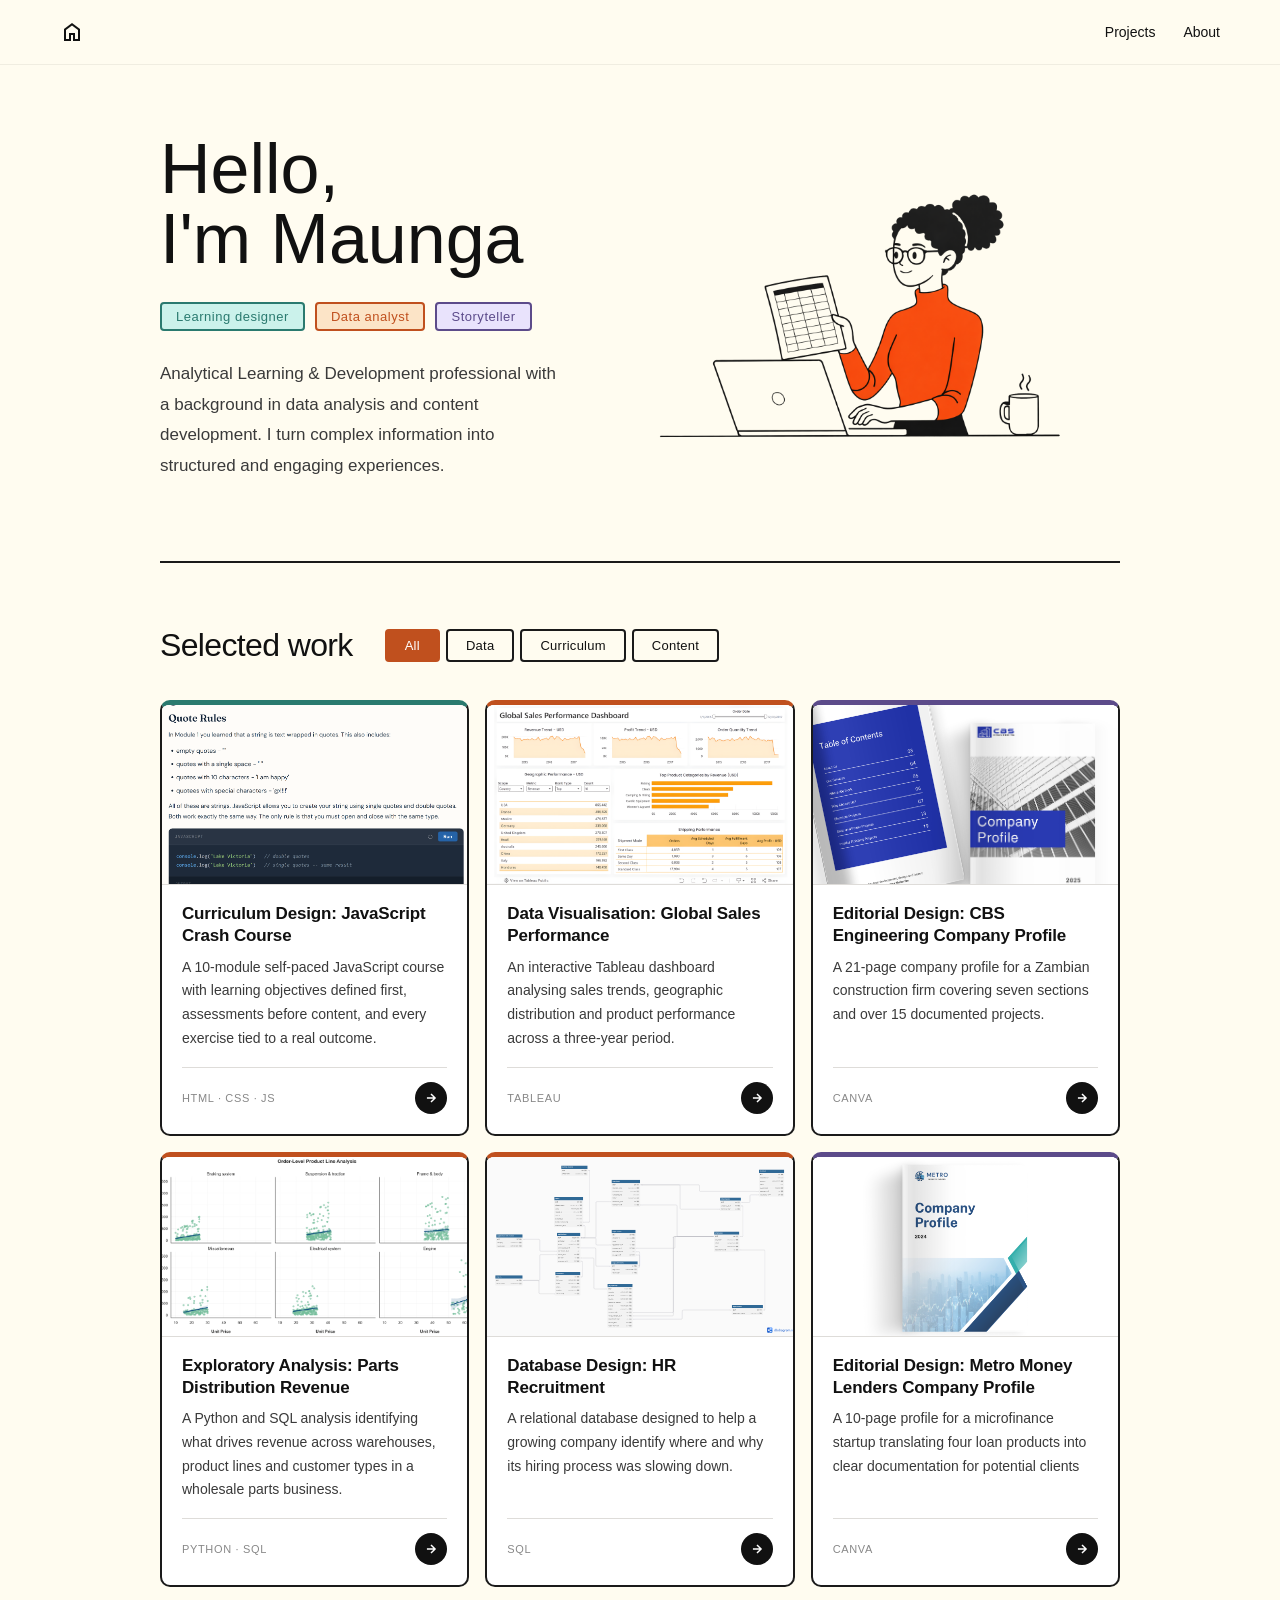
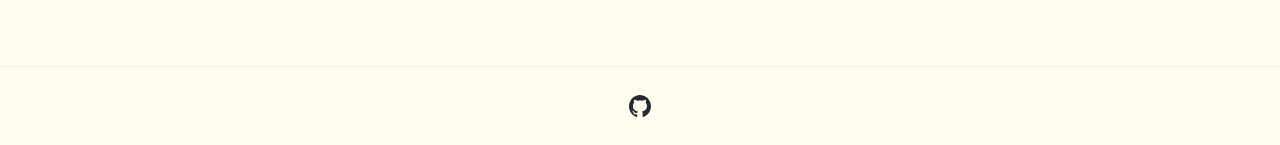
<file: index.html>
<!doctype html>
<html lang="en">
	<head>
		<meta charset="UTF-8" />
		<meta name="viewport" content="width=device-width, initial-scale=1.0" />
		<title>Maunga — Learning & Data</title>
		<link rel="preconnect" href="https://fonts.googleapis.com" />
		<link rel="preconnect" href="https://fonts.gstatic.com" crossorigin />
		<link
			href="https://fonts.googleapis.com/css2?family=Miranda+Sans:ital,wght@0,400..700;1,400..700&family=DM+Sans:wght@300;400;500&display=swap"
			rel="stylesheet"
		/>
		<link
			href="https://fonts.googleapis.com/css2?family=Material+Symbols+Outlined:opsz,wght,FILL,GRAD@24,300,0,0"
			rel="stylesheet"
		/>
		<link rel="stylesheet" href="css/style.css" />
	</head>
	<body>
		<nav class="nav">
			<!--  -->
			<a href="index.html" class="nav-home" aria-label="Home">
				<span class="material-symbols-outlined">home</span>
			</a>
			<ul class="nav-links">
				<li><a href="#selected-work" class="nav-link">Projects</a></li>
				<li><a href="about.html" class="nav-link">About</a></li>
			</ul>
		</nav>

		<div class="page-wrap">
			<section class="hero">
				<div class="hero-left">
					<h1 class="hero-name">Hello,<br />I'm Maunga</h1>
					<div class="hero-roles">
						<span class="proj-tag tag-teal">Learning designer</span>
						<span class="proj-tag tag-orange">Data analyst</span>
						<span class="proj-tag tag-purple">Storyteller</span>
					</div>
					<p class="hero-bio">
						Analytical Learning & Development professional with a background in
						data analysis and content development. I turn complex information
						into structured and engaging experiences.
					</p>
				</div>
				<div class="hero-right">
					<img
						src="assets/hero-image.svg"
						alt="Maunga at work"
						class="hero-img"
					/>
				</div>
			</section>

			<section class="projects-section" id="selected-work">
				<div class="section-header">
					<h2 class="section-title">Selected work</h2>
					<div class="filter-tabs">
						<button class="filter-tab active" data-filter="all">All</button>
						<button class="filter-tab" data-filter="data">Data</button>
						<button class="filter-tab" data-filter="curriculum">
							Curriculum
						</button>
						<button class="filter-tab" data-filter="content">Content</button>
					</div>
				</div>

				<div class="projects-grid">
					<!-- 1. JS Course — L&D, top row -->
					<a
						href="projects/javascript-course.html"
						class="card curriculum-card"
						data-category="curriculum"
					>
						<div class="card-thumb curriculum-thumb">
							<img
								src="assets/js-course/console.png"
								alt="JavaScript Crash Course"
							/>
						</div>
						<div class="card-body">
							<h3 class="card-title">
								Curriculum Design: JavaScript Crash Course
							</h3>
							<p class="card-desc">
								A 10-module self-paced JavaScript course with learning
								objectives defined first, assessments before content, and every
								exercise tied to a real outcome.
							</p>
							<div class="card-footer">
								<span class="card-tools">HTML · CSS · JS</span>
								<div class="card-arrow">
									<svg
										viewBox="0 0 24 24"
										fill="none"
										stroke="currentColor"
										stroke-width="2.5"
									>
										<path d="M5 12h14M12 5l7 7-7 7" />
									</svg>
								</div>
							</div>
						</div>
					</a>

					<!-- 2. Global Sales — Data, top row -->
					<a
						href="projects/global-sales.html"
						class="card data-card"
						data-category="data"
					>
						<div class="card-thumb data-thumb">
							<img
								src="assets/global-sales/thumbnail.svg"
								alt="Global Sales Performance"
							/>
						</div>
						<div class="card-body">
							<h3 class="card-title">
								Data Visualisation: Global Sales Performance
							</h3>
							<p class="card-desc">
								An interactive Tableau dashboard analysing sales trends,
								geographic distribution and product performance across a
								three-year period.
							</p>
							<div class="card-footer">
								<span class="card-tools">Tableau</span>
								<div class="card-arrow">
									<svg
										viewBox="0 0 24 24"
										fill="none"
										stroke="currentColor"
										stroke-width="2.5"
									>
										<path d="M5 12h14M12 5l7 7-7 7" />
									</svg>
								</div>
							</div>
						</div>
					</a>

					<!-- 3. CBS Company Profile — Content, top row -->
					<a
						href="projects/company-profile-1.html"
						class="card content-card"
						data-category="content"
					>
						<div class="card-thumb content-thumb">
							<img
								src="assets/cbs-profile/cover.svg"
								alt="CBS Engineering Company Profile"
							/>
						</div>
						<div class="card-body">
							<h3 class="card-title">
								Editorial Design: CBS Engineering Company Profile
							</h3>
							<p class="card-desc">
								A 21-page company profile for a Zambian construction firm
								covering seven sections and over 15 documented projects.
							</p>
							<div class="card-footer">
								<span class="card-tools">Canva</span>
								<div class="card-arrow">
									<svg
										viewBox="0 0 24 24"
										fill="none"
										stroke="currentColor"
										stroke-width="2.5"
									>
										<path d="M5 12h14M12 5l7 7-7 7" />
									</svg>
								</div>
							</div>
						</div>
					</a>

					<!-- 4. Parts Distribution — Data, bottom row -->
					<a
						href="projects/parts-distribution.html"
						class="card data-card"
						data-category="data"
					>
						<div class="card-thumb data-thumb">
							<img
								src="assets/parts-distribution/chart-4.png"
								alt="Parts Distribution Revenue"
							/>
						</div>
						<div class="card-body">
							<h3 class="card-title">
								Exploratory Analysis: Parts Distribution Revenue
							</h3>
							<p class="card-desc">
								A Python and SQL analysis identifying what drives revenue across
								warehouses, product lines and customer types in a wholesale
								parts business.
							</p>
							<div class="card-footer">
								<span class="card-tools">Python · SQL</span>
								<div class="card-arrow">
									<svg
										viewBox="0 0 24 24"
										fill="none"
										stroke="currentColor"
										stroke-width="2.5"
									>
										<path d="M5 12h14M12 5l7 7-7 7" />
									</svg>
								</div>
							</div>
						</div>
					</a>

					<!-- 5. HR Recruitment — Data, bottom row -->
					<a
						href="projects/hr-recruitment.html"
						class="card data-card"
						data-category="data"
					>
						<div class="card-thumb data-thumb">
							<img
								src="assets/hr-database/schema.svg"
								alt="HR Recruitment Database"
							/>
						</div>
						<div class="card-body">
							<h3 class="card-title">Database Design: HR Recruitment</h3>
							<p class="card-desc">
								A relational database designed to help a growing company
								identify where and why its hiring process was slowing down.
							</p>
							<div class="card-footer">
								<span class="card-tools">SQL</span>
								<div class="card-arrow">
									<svg
										viewBox="0 0 24 24"
										fill="none"
										stroke="currentColor"
										stroke-width="2.5"
									>
										<path d="M5 12h14M12 5l7 7-7 7" />
									</svg>
								</div>
							</div>
						</div>
					</a>

					<!-- 6. Metro Company Profile — Content, bottom row -->
					<a
						href="projects/company-profile-2.html"
						class="card content-card"
						data-category="content"
					>
						<div class="card-thumb content-thumb">
							<img
								src="assets/metro-profile/cover.svg"
								alt="Metro Money Lenders Company Profile"
							/>
						</div>
						<div class="card-body">
							<h3 class="card-title">
								Editorial Design: Metro Money Lenders Company Profile
							</h3>
							<p class="card-desc">
								A 10-page profile for a microfinance startup translating four
								loan products into clear documentation for potential clients
							</p>
							<div class="card-footer">
								<span class="card-tools">Canva</span>
								<div class="card-arrow">
									<svg
										viewBox="0 0 24 24"
										fill="none"
										stroke="currentColor"
										stroke-width="2.5"
									>
										<path d="M5 12h14M12 5l7 7-7 7" />
									</svg>
								</div>
							</div>
						</div>
					</a>
				</div>
			</section>
		</div>

		<footer class="footer">
			<a
				href="https://github.com/Maunga-M"
				target="_blank"
				rel="noopener noreferrer"
				class="github-link"
				aria-label="GitHub"
			>
				<img src="assets/github.svg" alt="GitHub" />
			</a>
		</footer>

		<script>
			const tabs = document.querySelectorAll(".filter-tab");
			const cards = document.querySelectorAll(".card");
			tabs.forEach((tab) => {
				tab.addEventListener("click", () => {
					tabs.forEach((t) => t.classList.remove("active"));
					tab.classList.add("active");
					const filter = tab.dataset.filter;
					cards.forEach((card) => {
						card.classList.toggle(
							"hidden",
							filter !== "all" && card.dataset.category !== filter,
						);
					});
				});
			});
		</script>
	</body>
</html>
</file>
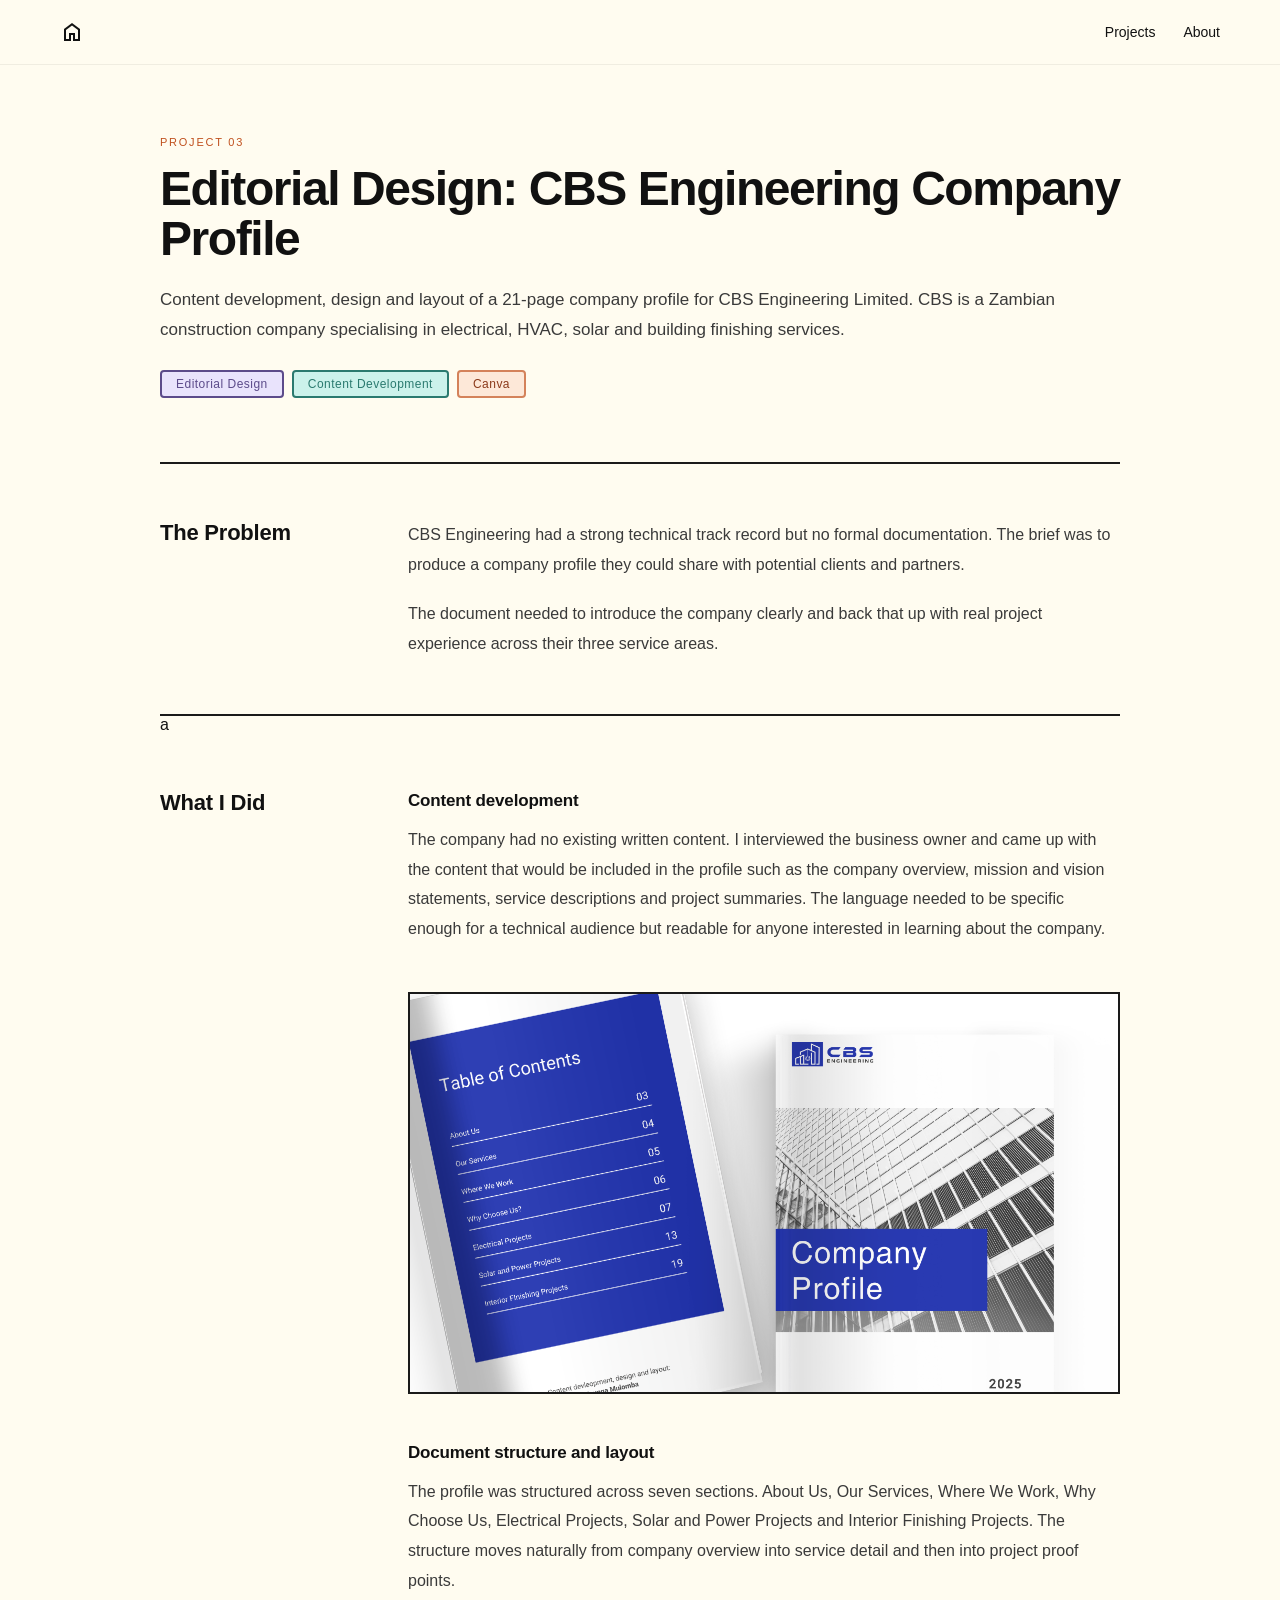
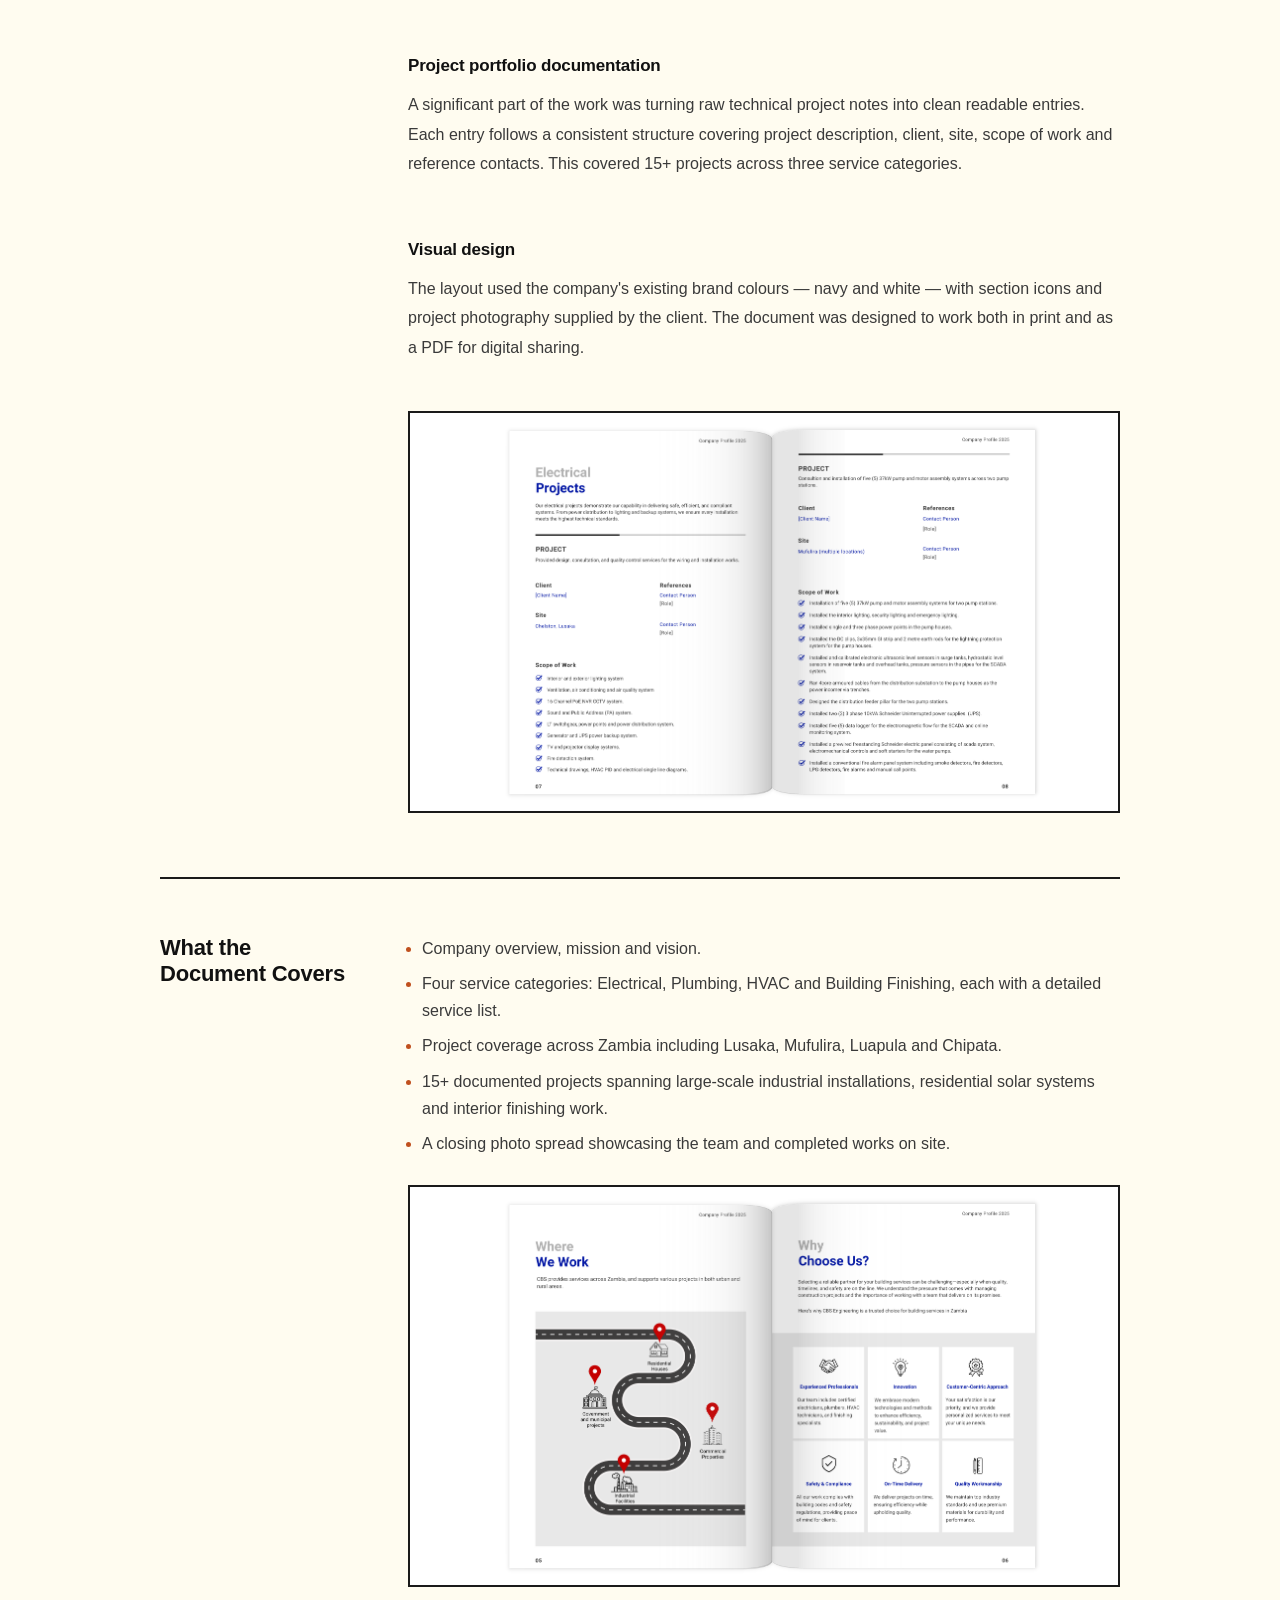
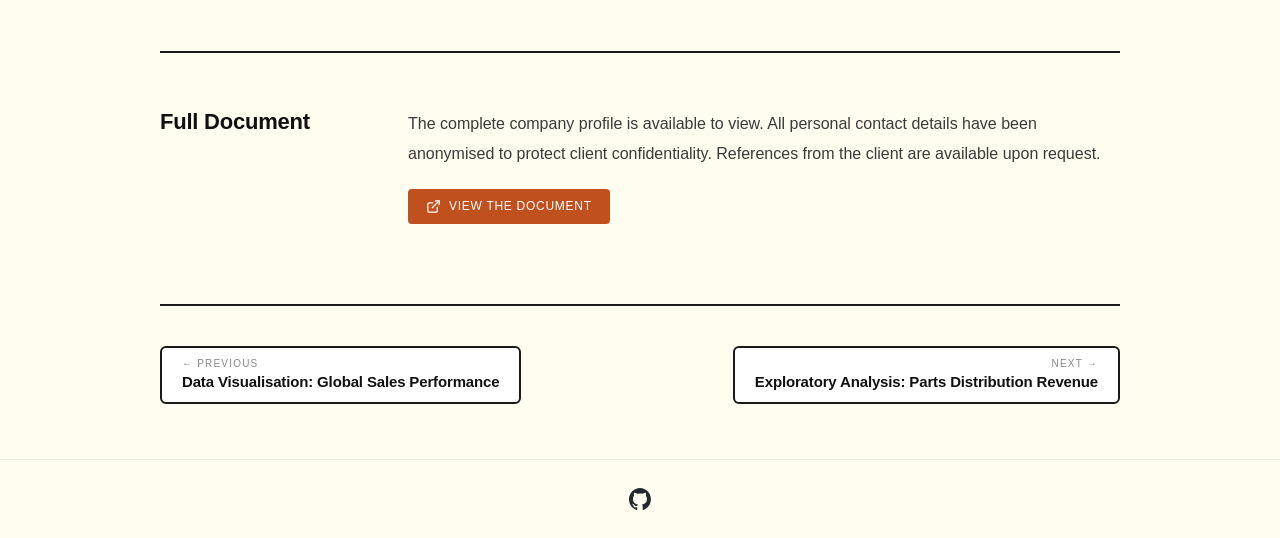
<file: projects/company-profile-1.html>
<!doctype html>
<html lang="en">
	<head>
		<meta charset="UTF-8" />
		<meta name="viewport" content="width=device-width, initial-scale=1.0" />
		<title>Editorial Design: CBS Engineering Company Profile — Maunga</title>
		<link rel="preconnect" href="https://fonts.googleapis.com" />
		<link rel="preconnect" href="https://fonts.gstatic.com" crossorigin />
		<link
			href="https://fonts.googleapis.com/css2?family=Miranda+Sans:ital,wght@0,400..700;1,400..700&family=DM+Sans:wght@300;400;500&display=swap"
			rel="stylesheet"
		/>
		<link
			href="https://fonts.googleapis.com/css2?family=Material+Symbols+Outlined:opsz,wght,FILL,GRAD@24,300,0,0"
			rel="stylesheet"
		/>
		<link rel="stylesheet" href="../css/style.css" />
		<link rel="stylesheet" href="../css/projects.css" />
	</head>
	<body>
		<nav class="nav">
			<a href="../index.html" class="nav-home" aria-label="Home">
				<span class="material-symbols-outlined">home</span>
			</a>
			<ul class="nav-links">
				<li>
					<a href="../index.html#selected-work" class="nav-link">Projects</a>
				</li>
				<li><a href="../about.html" class="nav-link">About</a></li>
			</ul>
		</nav>

		<div class="proj-wrap">
			<section class="proj-hero">
				<div class="proj-kicker">Project 03</div>
				<h1 class="proj-title">
					Editorial Design: CBS Engineering Company Profile
				</h1>
				<p class="proj-intro">
					Content development, design and layout of a 21-page company profile
					for CBS Engineering Limited. CBS is a Zambian construction company
					specialising in electrical, HVAC, solar and building finishing
					services.
				</p>
				<div class="proj-tags">
					<span class="proj-tag tag-purple">Editorial Design</span>
					<span class="proj-tag tag-teal">Content Development</span>
					<span class="proj-tag tag-neutral">Canva</span>
				</div>
			</section>

			<div class="proj-section">
				<div class="proj-section-label">The Problem</div>
				<div class="proj-section-body">
					<p>
						CBS Engineering had a strong technical track record but no formal
						documentation. The brief was to produce a company profile they could
						share with potential clients and partners.
					</p>
					<p>
						The document needed to introduce the company clearly and back that
						up with real project experience across their three service areas.
					</p>
				</div>
			</div>
			a
			<div class="proj-section">
				<div class="proj-section-label">What I Did</div>
				<div class="proj-section-body">
					<div class="proj-insight">
						<div class="proj-insight-title">Content development</div>
						<p class="proj-insight-body-text">
							The company had no existing written content. I interviewed the
							business owner and came up with the content that would be included
							in the profile such as the company overview, mission and vision
							statements, service descriptions and project summaries. The
							language needed to be specific enough for a technical audience but
							readable for anyone interested in learning about the company.
						</p>
					</div>

					<div class="proj-image-full">
						<img
							src="../assets/cbs-profile/cover.svg"
							alt="CBS Engineering Company Profile cover and contents"
						/>
					</div>

					<div class="proj-insight">
						<div class="proj-insight-title">Document structure and layout</div>
						<p class="proj-insight-body-text">
							The profile was structured across seven sections. About Us, Our
							Services, Where We Work, Why Choose Us, Electrical Projects, Solar
							and Power Projects and Interior Finishing Projects. The structure
							moves naturally from company overview into service detail and then
							into project proof points.
						</p>
					</div>

					<div class="proj-insight">
						<div class="proj-insight-title">
							Project portfolio documentation
						</div>
						<p class="proj-insight-body-text">
							A significant part of the work was turning raw technical project
							notes into clean readable entries. Each entry follows a consistent
							structure covering project description, client, site, scope of
							work and reference contacts. This covered 15+ projects across
							three service categories.
						</p>
					</div>

					<div class="proj-insight">
						<div class="proj-insight-title">Visual design</div>
						<p class="proj-insight-body-text">
							The layout used the company's existing brand colours — navy and
							white — with section icons and project photography supplied by the
							client. The document was designed to work both in print and as a
							PDF for digital sharing.
						</p>
					</div>

					<div class="proj-image-full">
						<img
							src="../assets/cbs-profile/projects.svg"
							alt="CBS Engineering Company Profile interior spread"
						/>
					</div>
				</div>
			</div>

			<div class="proj-section">
				<div class="proj-section-label">What the Document Covers</div>
				<div class="proj-section-body">
					<ul class="proj-bullets">
						<li>Company overview, mission and vision.</li>
						<li>
							Four service categories: Electrical, Plumbing, HVAC and Building
							Finishing, each with a detailed service list.
						</li>
						<li>
							Project coverage across Zambia including Lusaka, Mufulira, Luapula
							and Chipata.
						</li>
						<li>
							15+ documented projects spanning large-scale industrial
							installations, residential solar systems and interior finishing
							work.
						</li>
						<li>
							A closing photo spread showcasing the team and completed works on
							site.
						</li>
					</ul>

					<div class="proj-image-full">
						<img
							src="../assets/cbs-profile/services.svg"
							alt="CBS Engineering Company Profile project pages"
						/>
					</div>
				</div>
			</div>

			<div class="proj-section proj-section-last">
				<div class="proj-section-label">Full Document</div>
				<div class="proj-section-body">
					<p>
						The complete company profile is available to view. All personal
						contact details have been anonymised to protect client
						confidentiality. References from the client are available upon
						request.
					</p>
					<a
						href="../assets/cbs-profile/CBS Engineering - Company Profile.pdf"
						target="_blank"
						rel="noopener"
						class="proj-repo-link"
					>
						<svg
							width="15"
							height="15"
							viewBox="0 0 24 24"
							fill="none"
							stroke="currentColor"
							stroke-width="2"
							stroke-linecap="round"
							stroke-linejoin="round"
						>
							<path d="M18 13v6a2 2 0 01-2 2H5a2 2 0 01-2-2V8a2 2 0 012-2h6" />
							<polyline points="15 3 21 3 21 9" />
							<line x1="10" y1="14" x2="21" y2="3" />
						</svg>
						View the Document
					</a>
				</div>
			</div>

			<div class="proj-nav">
				<a href="global-sales.html" class="proj-nav-card">
					<div class="proj-nav-dir">← Previous</div>
					<div class="proj-nav-title">
						Data Visualisation: Global Sales Performance
					</div>
				</a>
				<a href="parts-distribution.html" class="proj-nav-card proj-nav-next">
					<div class="proj-nav-dir">Next →</div>
					<div class="proj-nav-title">
						Exploratory Analysis: Parts Distribution Revenue
					</div>
				</a>
			</div>
		</div>

		<footer class="footer">
			<a
				href="https://github.com/Maunga-M"
				target="_blank"
				rel="noopener noreferrer"
				class="github-link"
				aria-label="GitHub"
			>
				<img src="../assets/github.svg" alt="GitHub" />
			</a>
		</footer>
	</body>
</html>
</file>
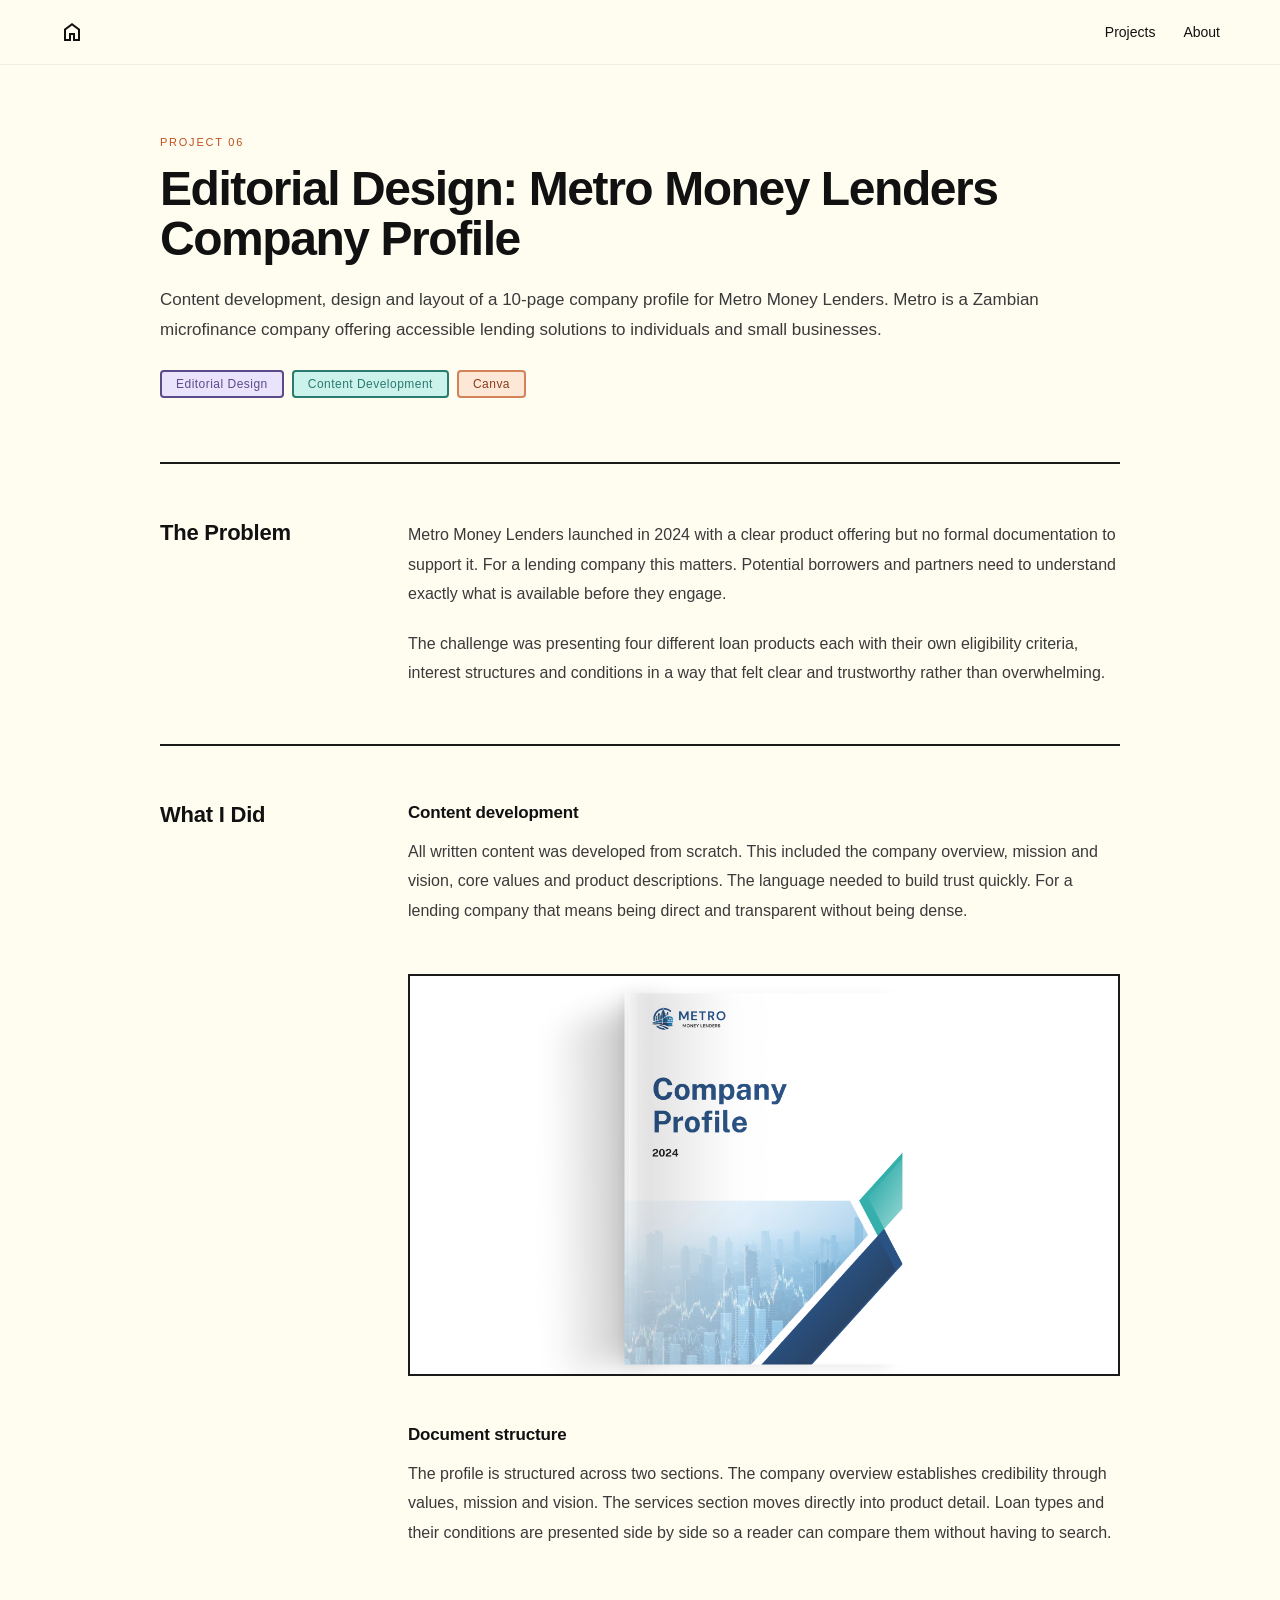
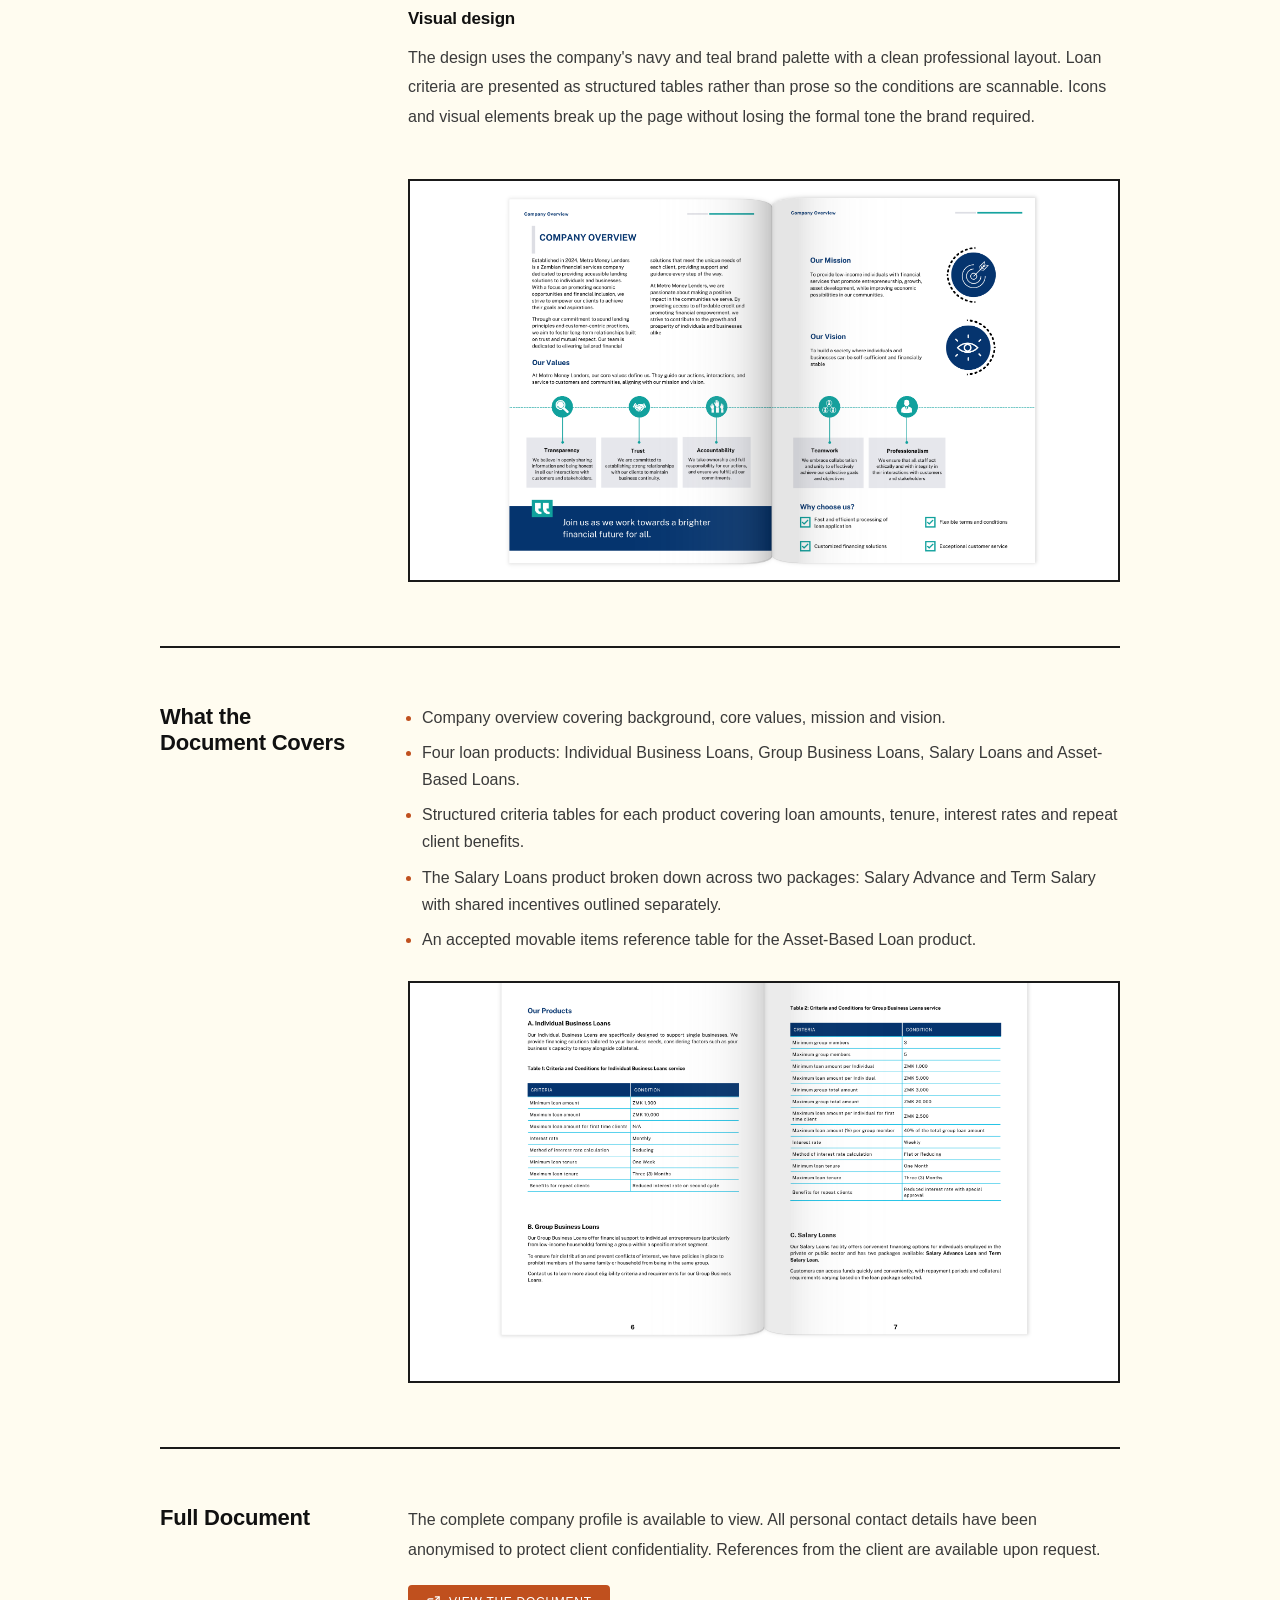
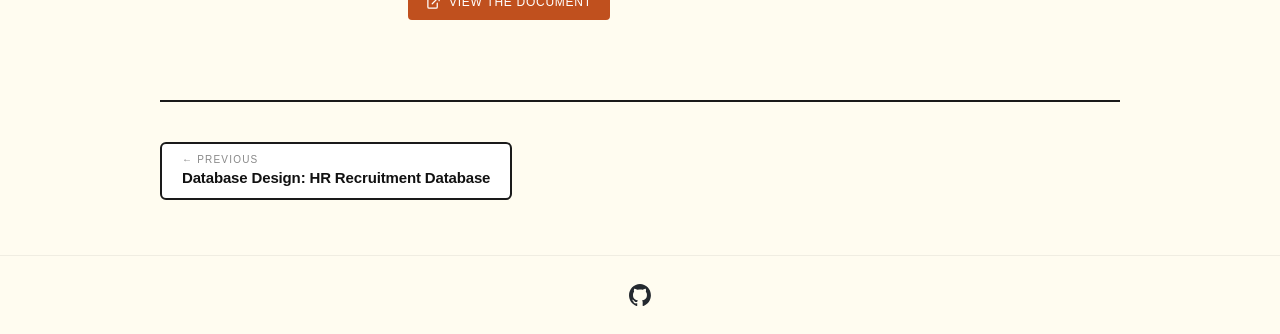
<file: projects/company-profile-2.html>
<!doctype html>
<html lang="en">
	<head>
		<meta charset="UTF-8" />
		<meta name="viewport" content="width=device-width, initial-scale=1.0" />
		<title>
			Editorial Design: Metro Money Lenders Company Profile — Maunga
		</title>
		<link rel="preconnect" href="https://fonts.googleapis.com" />
		<link rel="preconnect" href="https://fonts.gstatic.com" crossorigin />
		<link
			href="https://fonts.googleapis.com/css2?family=Miranda+Sans:ital,wght@0,400..700;1,400..700&family=DM+Sans:wght@300;400;500&display=swap"
			rel="stylesheet"
		/>
		<link
			href="https://fonts.googleapis.com/css2?family=Material+Symbols+Outlined:opsz,wght,FILL,GRAD@24,300,0,0"
			rel="stylesheet"
		/>
		<link rel="stylesheet" href="../css/style.css" />
		<link rel="stylesheet" href="../css/projects.css" />
	</head>
	<body>
		<nav class="nav">
			<a href="../index.html" class="nav-home" aria-label="Home">
				<span class="material-symbols-outlined">home</span>
			</a>
			<ul class="nav-links">
				<li><a href="../index.html#selected-work" class="nav-link">Projects</a></li>
				<li><a href="../about.html" class="nav-link">About</a></li>
			</ul>
		</nav>

		<div class="proj-wrap">
			<section class="proj-hero">
				<div class="proj-kicker">Project 06</div>
				<h1 class="proj-title">
					Editorial Design: Metro Money Lenders Company Profile
				</h1>
				<p class="proj-intro">
					Content development, design and layout of a 10-page company profile
					for Metro Money Lenders. Metro is a Zambian microfinance company
					offering accessible lending solutions to individuals and small
					businesses.
				</p>
				<div class="proj-tags">
					<span class="proj-tag tag-purple">Editorial Design</span>
					<span class="proj-tag tag-teal">Content Development</span>
					<span class="proj-tag tag-neutral">Canva</span>
				</div>
			</section>

			<div class="proj-section">
				<div class="proj-section-label">The Problem</div>
				<div class="proj-section-body">
					<p>
						Metro Money Lenders launched in 2024 with a clear product offering
						but no formal documentation to support it. For a lending company
						this matters. Potential borrowers and partners need to understand
						exactly what is available before they engage.
					</p>
					<p>
						The challenge was presenting four different loan products each with
						their own eligibility criteria, interest structures and conditions
						in a way that felt clear and trustworthy rather than overwhelming.
					</p>
				</div>
			</div>

			<div class="proj-section">
				<div class="proj-section-label">What I Did</div>
				<div class="proj-section-body">
					<div class="proj-insight">
						<div class="proj-insight-title">Content development</div>
						<p class="proj-insight-body-text">
							All written content was developed from scratch. This included the
							company overview, mission and vision, core values and product
							descriptions. The language needed to build trust quickly. For a
							lending company that means being direct and transparent without
							being dense.
						</p>
					</div>

					<div class="proj-image-full">
						<img
							src="../assets/metro-profile/cover.svg"
							alt="Metro Money Lenders Company Profile cover and overview"
						/>
					</div>

					<div class="proj-insight">
						<div class="proj-insight-title">Document structure</div>
						<p class="proj-insight-body-text">
							The profile is structured across two sections. The company
							overview establishes credibility through values, mission and
							vision. The services section moves directly into product detail.
							Loan types and their conditions are presented side by side so a
							reader can compare them without having to search.
						</p>
					</div>

					<div class="proj-insight">
						<div class="proj-insight-title">Visual design</div>
						<p class="proj-insight-body-text">
							The design uses the company's navy and teal brand palette with a
							clean professional layout. Loan criteria are presented as
							structured tables rather than prose so the conditions are
							scannable. Icons and visual elements break up the page without
							losing the formal tone the brand required.
						</p>
					</div>

					<div class="proj-image-full">
						<img
							src="../assets/metro-profile/overview.svg"
							alt="Metro Money Lenders Company Profile services spread"
						/>
					</div>
				</div>
			</div>

			<div class="proj-section">
				<div class="proj-section-label">What the Document Covers</div>
				<div class="proj-section-body">
					<ul class="proj-bullets">
						<li>
							Company overview covering background, core values, mission and
							vision.
						</li>
						<li>
							Four loan products: Individual Business Loans, Group Business
							Loans, Salary Loans and Asset-Based Loans.
						</li>
						<li>
							Structured criteria tables for each product covering loan amounts,
							tenure, interest rates and repeat client benefits.
						</li>
						<li>
							The Salary Loans product broken down across two packages: Salary
							Advance and Term Salary with shared incentives outlined
							separately.
						</li>
						<li>
							An accepted movable items reference table for the Asset-Based Loan
							product.
						</li>
					</ul>

					<div class="proj-image-full">
						<img
							src="../assets/metro-profile/products.svg"
							alt="Metro Money Lenders Company Profile product tables"
						/>
					</div>
				</div>
			</div>

			<div class="proj-section proj-section-last">
				<div class="proj-section-label">Full Document</div>
				<div class="proj-section-body">
					<p>
						The complete company profile is available to view. All personal
						contact details have been anonymised to protect client
						confidentiality. References from the client are available upon
						request.
					</p>
					<a href="../assets/metro-profile/Metro Money Lenders - Company Profile.pdf" target="_blank" rel="noopener" class="proj-repo-link">
						<svg
							width="15"
							height="15"
							viewBox="0 0 24 24"
							fill="none"
							stroke="currentColor"
							stroke-width="2"
							stroke-linecap="round"
							stroke-linejoin="round"
						>
							<path d="M18 13v6a2 2 0 01-2 2H5a2 2 0 01-2-2V8a2 2 0 012-2h6" />
							<polyline points="15 3 21 3 21 9" />
							<line x1="10" y1="14" x2="21" y2="3" />
						</svg>
						View the Document
					</a>
				</div>
			</div>

			<div class="proj-nav">
				<a href="hr-recruitment.html" class="proj-nav-card">
					<div class="proj-nav-dir">← Previous</div>
					<div class="proj-nav-title">
						Database Design: HR Recruitment Database
					</div>
				</a>
			</div>
		</div>

		<footer class="footer">
			<a
				href="https://github.com/Maunga-M"
				target="_blank"
				rel="noopener noreferrer"
				class="github-link"
				aria-label="GitHub"
			>
				<img src="../assets/github.svg" alt="GitHub" />
			</a>
		</footer>
	</body>
</html>
</file>
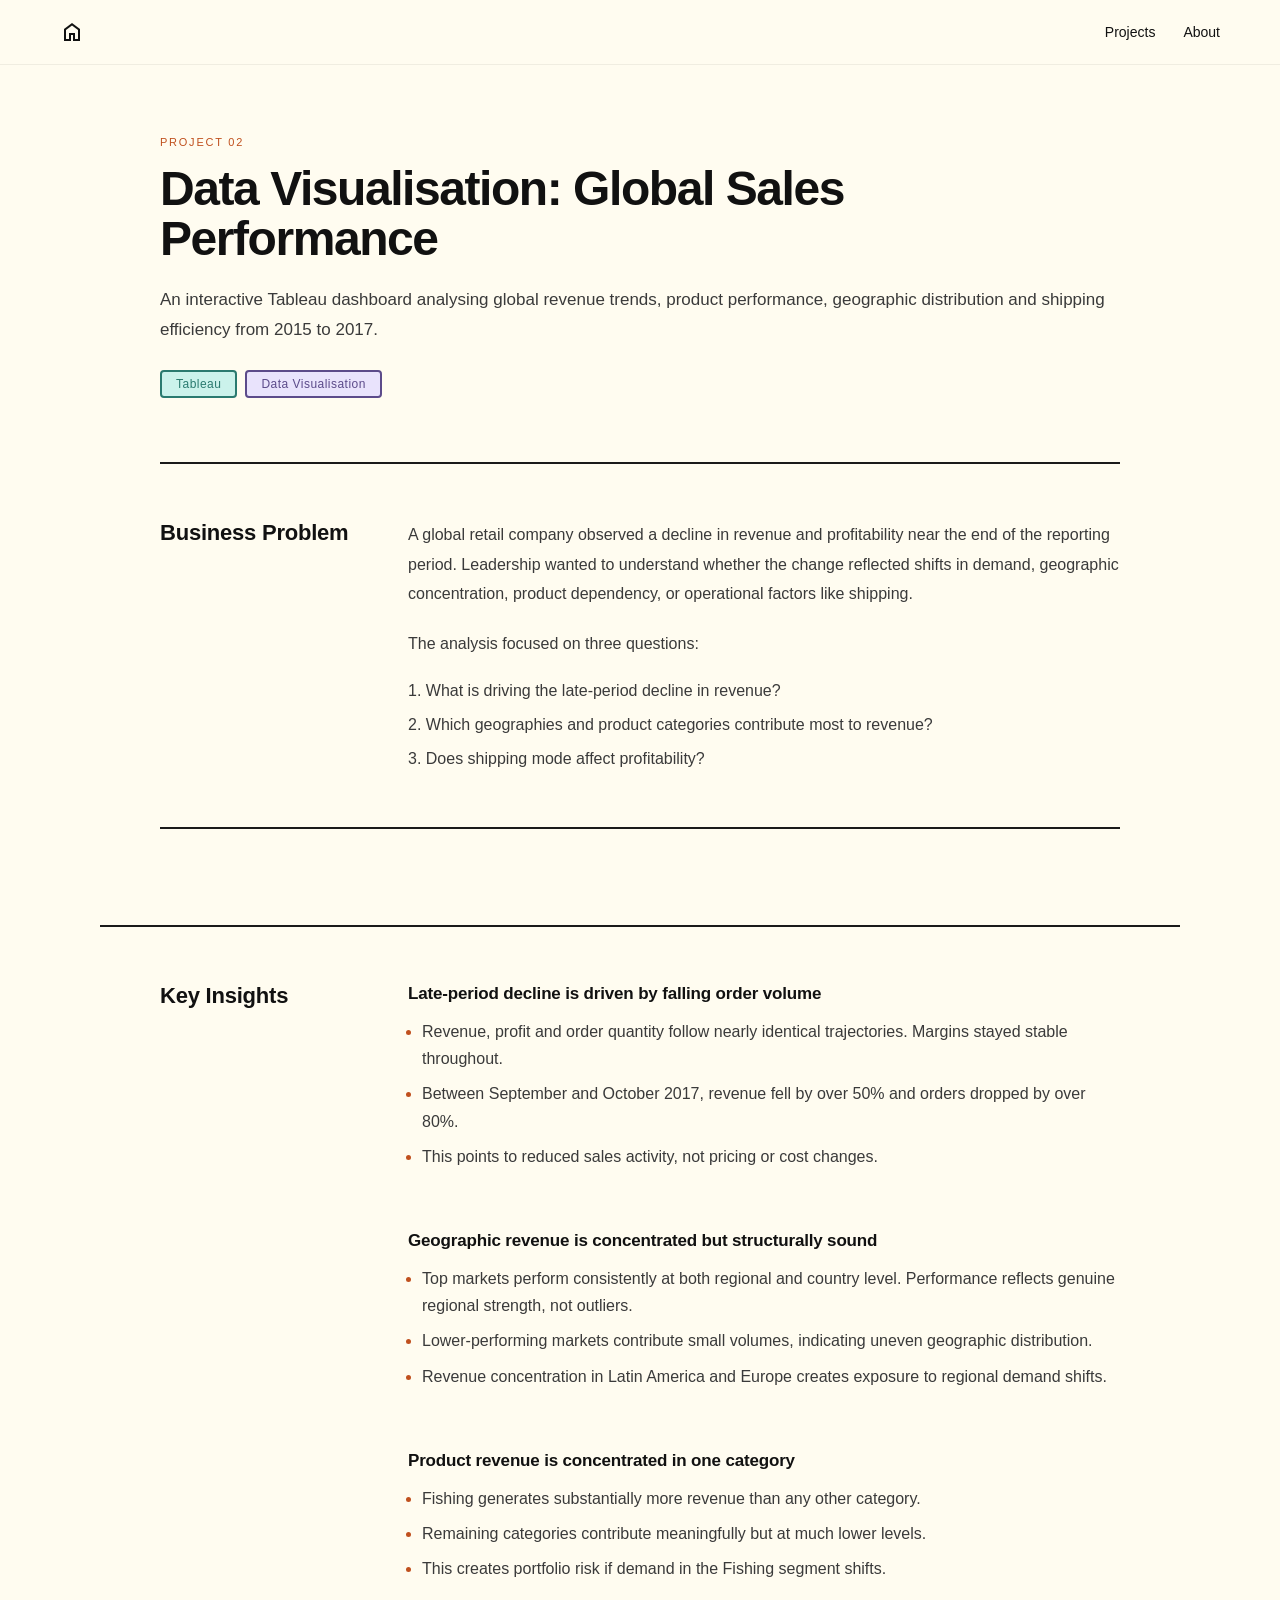
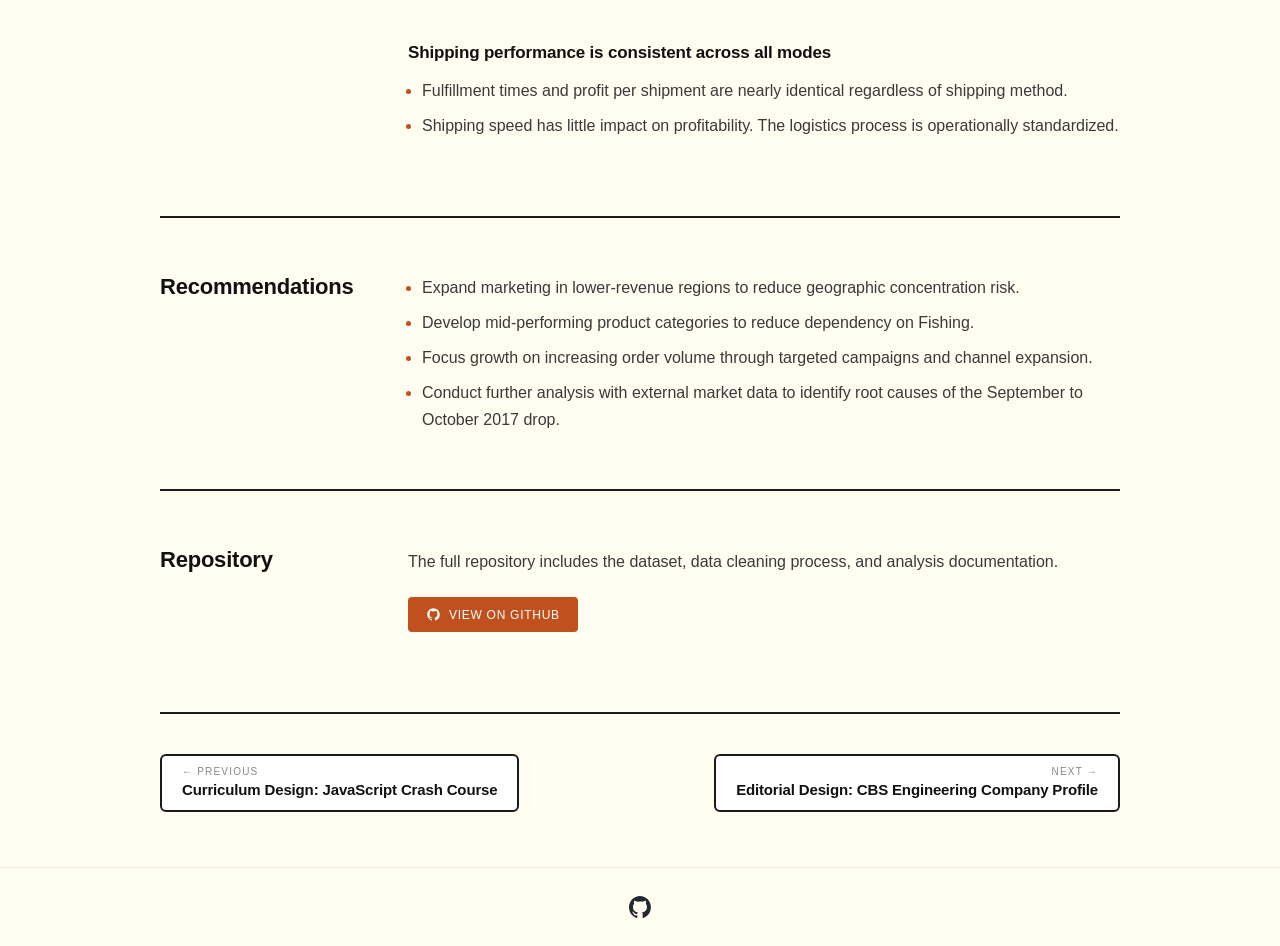
<file: projects/global-sales.html>
<!doctype html>
<html lang="en">
	<head>
		<meta charset="UTF-8" />
		<meta name="viewport" content="width=device-width, initial-scale=1.0" />
		<title>Data Visualisation: Global Sales Performance — Maunga</title>
		<link rel="preconnect" href="https://fonts.googleapis.com" />
		<link rel="preconnect" href="https://fonts.gstatic.com" crossorigin />
		<link
			href="https://fonts.googleapis.com/css2?family=Miranda+Sans:ital,wght@0,400..700;1,400..700&family=DM+Sans:wght@300;400;500&display=swap"
			rel="stylesheet"
		/>
		<link
			href="https://fonts.googleapis.com/css2?family=Material+Symbols+Outlined:opsz,wght,FILL,GRAD@24,300,0,0"
			rel="stylesheet"
		/>
		<link rel="stylesheet" href="../css/style.css" />
		<link rel="stylesheet" href="../css/projects.css" />
	</head>
	<body>
		<nav class="nav">
			<a href="../index.html" class="nav-home" aria-label="Home">
				<span class="material-symbols-outlined">home</span>
			</a>
			<ul class="nav-links">
				<li><a href="../index.html#selected-work" class="nav-link">Projects</a></li>
				<li><a href="../about.html" class="nav-link">About</a></li>
			</ul>
		</nav>

		<div class="proj-wrap">
			<section class="proj-hero">
				<div class="proj-kicker">Project 02</div>
				<h1 class="proj-title">Data Visualisation: Global Sales Performance</h1>
				<p class="proj-intro">
					An interactive Tableau dashboard analysing global revenue trends,
					product performance, geographic distribution and shipping efficiency
					from 2015 to 2017.
				</p>
				<div class="proj-tags">
					<span class="proj-tag tag-teal">Tableau</span>
					<span class="proj-tag tag-purple">Data Visualisation</span>
				</div>
			</section>

			<div class="proj-section">
				<div class="proj-section-label">Business Problem</div>
				<div class="proj-section-body">
					<p>
						A global retail company observed a decline in revenue and
						profitability near the end of the reporting period. Leadership
						wanted to understand whether the change reflected shifts in demand,
						geographic concentration, product dependency, or operational factors
						like shipping.
					</p>
					<p>The analysis focused on three questions:</p>
					<div class="proj-questions">
						<p>1. What is driving the late-period decline in revenue?</p>
						<p>
							2. Which geographies and product categories contribute most to
							revenue?
						</p>
						<p>3. Does shipping mode affect profitability?</p>
					</div>
				</div>
			</div>
		</div>

		<div class="proj-dashboard">
			<div
				class="tableauPlaceholder"
				id="vizSalesDashboard"
				style="position: relative"
			>
				<noscript>
					<a href="#"
						><img
							alt="Dashboard"
							src="https://public.tableau.com/static/images/Sa/SalesPerformance_17730508571460/Dashboard/1_rss.png"
							style="border: none"
					/></a>
				</noscript>
				<object class="tableauViz" style="display: none">
					<param name="host_url" value="https://public.tableau.com/" />
					<param name="embed_code_version" value="3" />
					<param name="site_root" value="" />
					<param
						name="name"
						value="SalesPerformance_17730508571460/Dashboard"
					/>
					<param name="tabs" value="no" />
					<param name="toolbar" value="yes" />
				</object>
			</div>
		</div>

		<div class="proj-wrap">
			<div class="proj-section">
				<div class="proj-section-label">Key Insights</div>
				<div class="proj-section-body">
					<div class="proj-insight">
						<div class="proj-insight-title">
							Late-period decline is driven by falling order volume
						</div>
						<ul class="proj-bullets">
							<li>
								Revenue, profit and order quantity follow nearly identical
								trajectories. Margins stayed stable throughout.
							</li>
							<li>
								Between September and October 2017, revenue fell by over 50% and
								orders dropped by over 80%.
							</li>
							<li>
								This points to reduced sales activity, not pricing or cost
								changes.
							</li>
						</ul>
					</div>

					<div class="proj-insight">
						<div class="proj-insight-title">
							Geographic revenue is concentrated but structurally sound
						</div>
						<ul class="proj-bullets">
							<li>
								Top markets perform consistently at both regional and country
								level. Performance reflects genuine regional strength, not
								outliers.
							</li>
							<li>
								Lower-performing markets contribute small volumes, indicating
								uneven geographic distribution.
							</li>
							<li>
								Revenue concentration in Latin America and Europe creates
								exposure to regional demand shifts.
							</li>
						</ul>
					</div>

					<div class="proj-insight">
						<div class="proj-insight-title">
							Product revenue is concentrated in one category
						</div>
						<ul class="proj-bullets">
							<li>
								Fishing generates substantially more revenue than any other
								category.
							</li>
							<li>
								Remaining categories contribute meaningfully but at much lower
								levels.
							</li>
							<li>
								This creates portfolio risk if demand in the Fishing segment
								shifts.
							</li>
						</ul>
					</div>

					<div class="proj-insight">
						<div class="proj-insight-title">
							Shipping performance is consistent across all modes
						</div>
						<ul class="proj-bullets">
							<li>
								Fulfillment times and profit per shipment are nearly identical
								regardless of shipping method.
							</li>
							<li>
								Shipping speed has little impact on profitability. The logistics
								process is operationally standardized.
							</li>
						</ul>
					</div>
				</div>
			</div>

			<div class="proj-section">
				<div class="proj-section-label">Recommendations</div>
				<div class="proj-section-body">
					<ul class="proj-bullets">
						<li>
							Expand marketing in lower-revenue regions to reduce geographic
							concentration risk.
						</li>
						<li>
							Develop mid-performing product categories to reduce dependency on
							Fishing.
						</li>
						<li>
							Focus growth on increasing order volume through targeted campaigns
							and channel expansion.
						</li>
						<li>
							Conduct further analysis with external market data to identify
							root causes of the September to October 2017 drop.
						</li>
					</ul>
				</div>
			</div>

			<div class="proj-section proj-section-last">
				<div class="proj-section-label">Repository</div>
				<div class="proj-section-body">
					<p>
						The full repository includes the dataset, data cleaning process, and
						analysis documentation.
					</p>
					<a
						href="https://github.com/Maunga-M/Global-Sales-Performance-Analysis"
						target="_blank"
						rel="noopener"
						class="proj-repo-link"
					>
						<svg width="15" height="15" viewBox="0 0 24 24" fill="currentColor">
							<path
								d="M12 2C6.477 2 2 6.484 2 12.017c0 4.425 2.865 8.18 6.839 9.504.5.092.682-.217.682-.483 0-.237-.008-.868-.013-1.703-2.782.605-3.369-1.343-3.369-1.343-.454-1.158-1.11-1.466-1.11-1.466-.908-.62.069-.608.069-.608 1.003.07 1.531 1.032 1.531 1.032.892 1.53 2.341 1.088 2.91.832.092-.647.35-1.088.636-1.338-2.22-.253-4.555-1.113-4.555-4.951 0-1.093.39-1.988 1.029-2.688-.103-.253-.446-1.272.098-2.65 0 0 .84-.27 2.75 1.026A9.564 9.564 0 0112 6.844c.85.004 1.705.115 2.504.337 1.909-1.296 2.747-1.027 2.747-1.027.546 1.379.202 2.398.1 2.651.64.7 1.028 1.595 1.028 2.688 0 3.848-2.339 4.695-4.566 4.943.359.309.678.92.678 1.855 0 1.338-.012 2.419-.012 2.747 0 .268.18.58.688.482A10.019 10.019 0 0022 12.017C22 6.484 17.522 2 12 2z"
							/>
						</svg>
						View on GitHub
					</a>
				</div>
			</div>

			<div class="proj-nav">
				<a href="javascript-course.html" class="proj-nav-card">
					<div class="proj-nav-dir">← Previous</div>
					<div class="proj-nav-title">
						Curriculum Design: JavaScript Crash Course
					</div>
				</a>
				<a href="company-profile-1.html" class="proj-nav-card proj-nav-next">
					<div class="proj-nav-dir">Next →</div>
					<div class="proj-nav-title">
						Editorial Design: CBS Engineering Company Profile
					</div>
				</a>
			</div>
		</div>

		<footer class="footer">
			<a
				href="https://github.com/Maunga-M"
				target="_blank"
				rel="noopener noreferrer"
				class="github-link"
				aria-label="GitHub"
			>
				<img src="../assets/github.svg" alt="GitHub" />
			</a>
		</footer>

		<script>
			const divElement = document.getElementById("vizSalesDashboard");
			const vizElement = divElement.getElementsByTagName("object")[0];
			vizElement.style.width = "100%";
			vizElement.style.height = "700px";
			const scriptElement = document.createElement("script");
			scriptElement.src =
				"https://public.tableau.com/javascripts/api/viz_v1.js";
			vizElement.parentNode.insertBefore(scriptElement, vizElement);
		</script>
	</body>
</html>
</file>
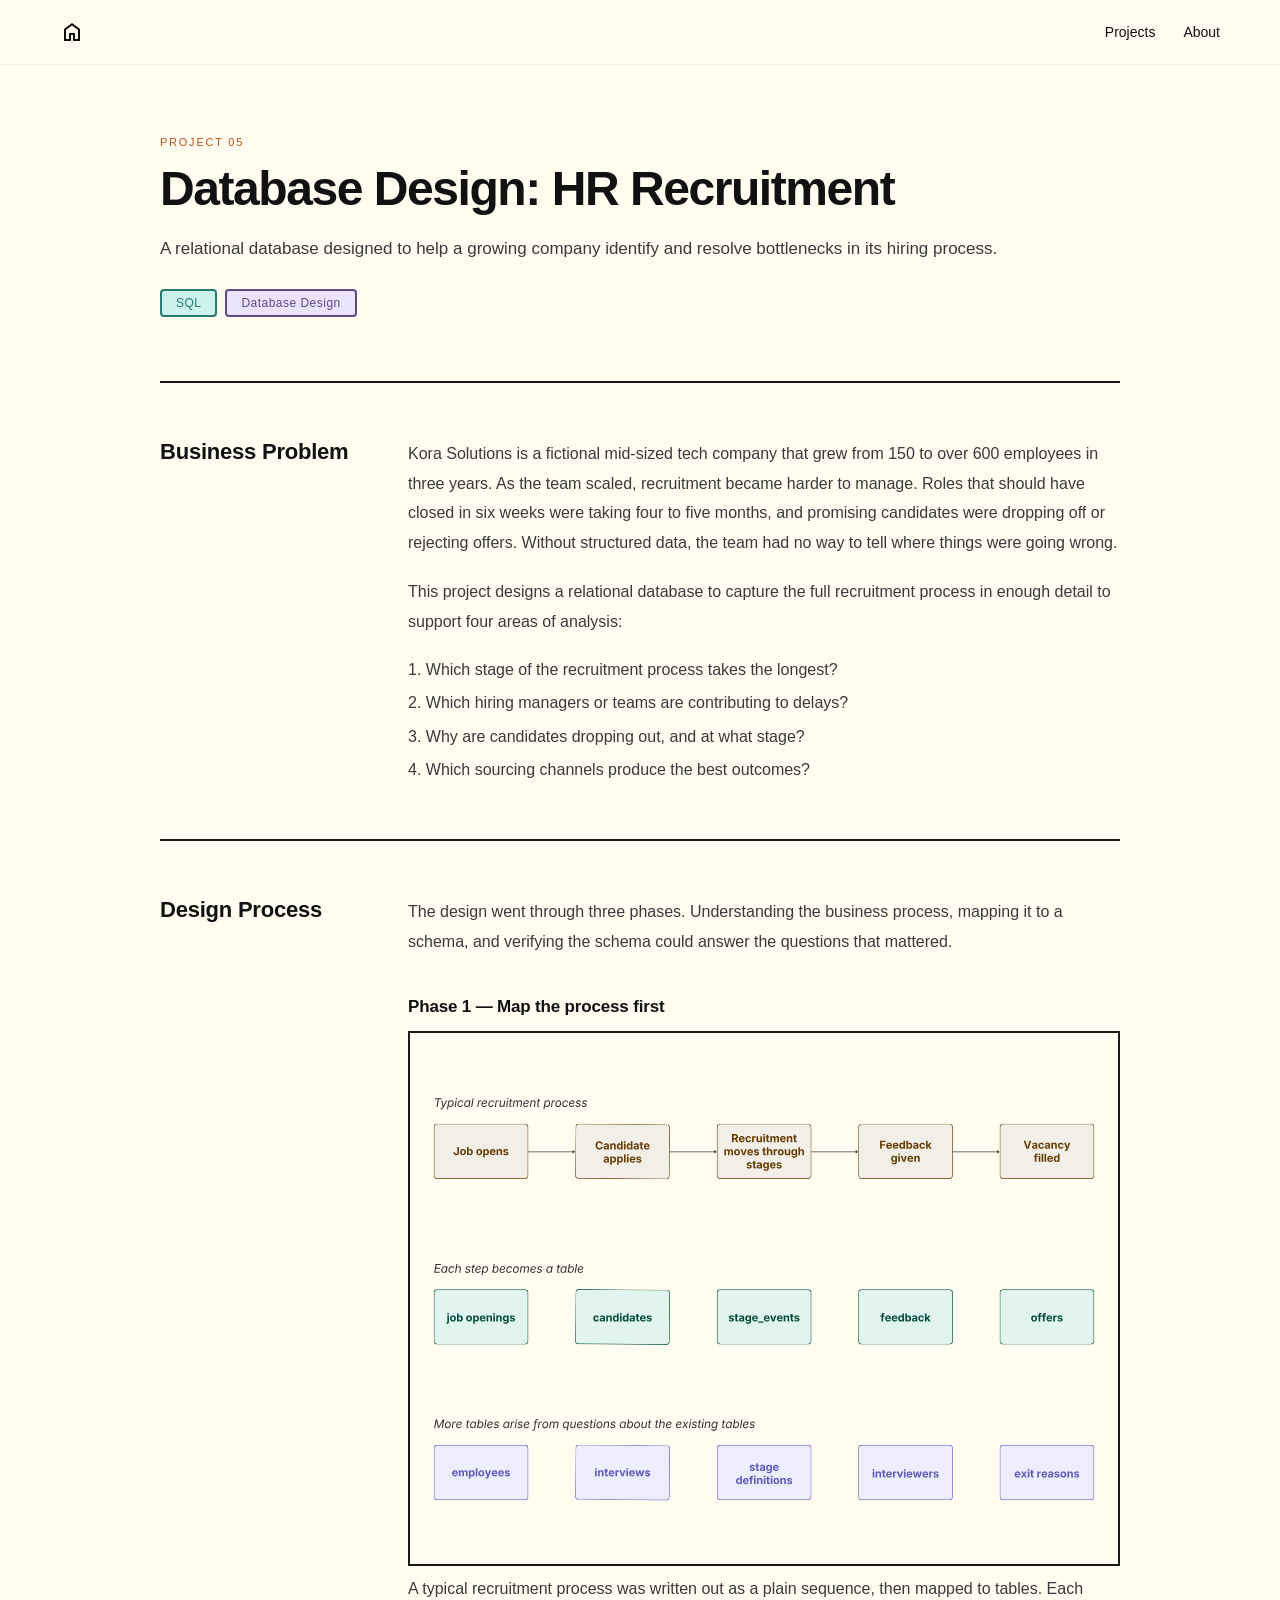
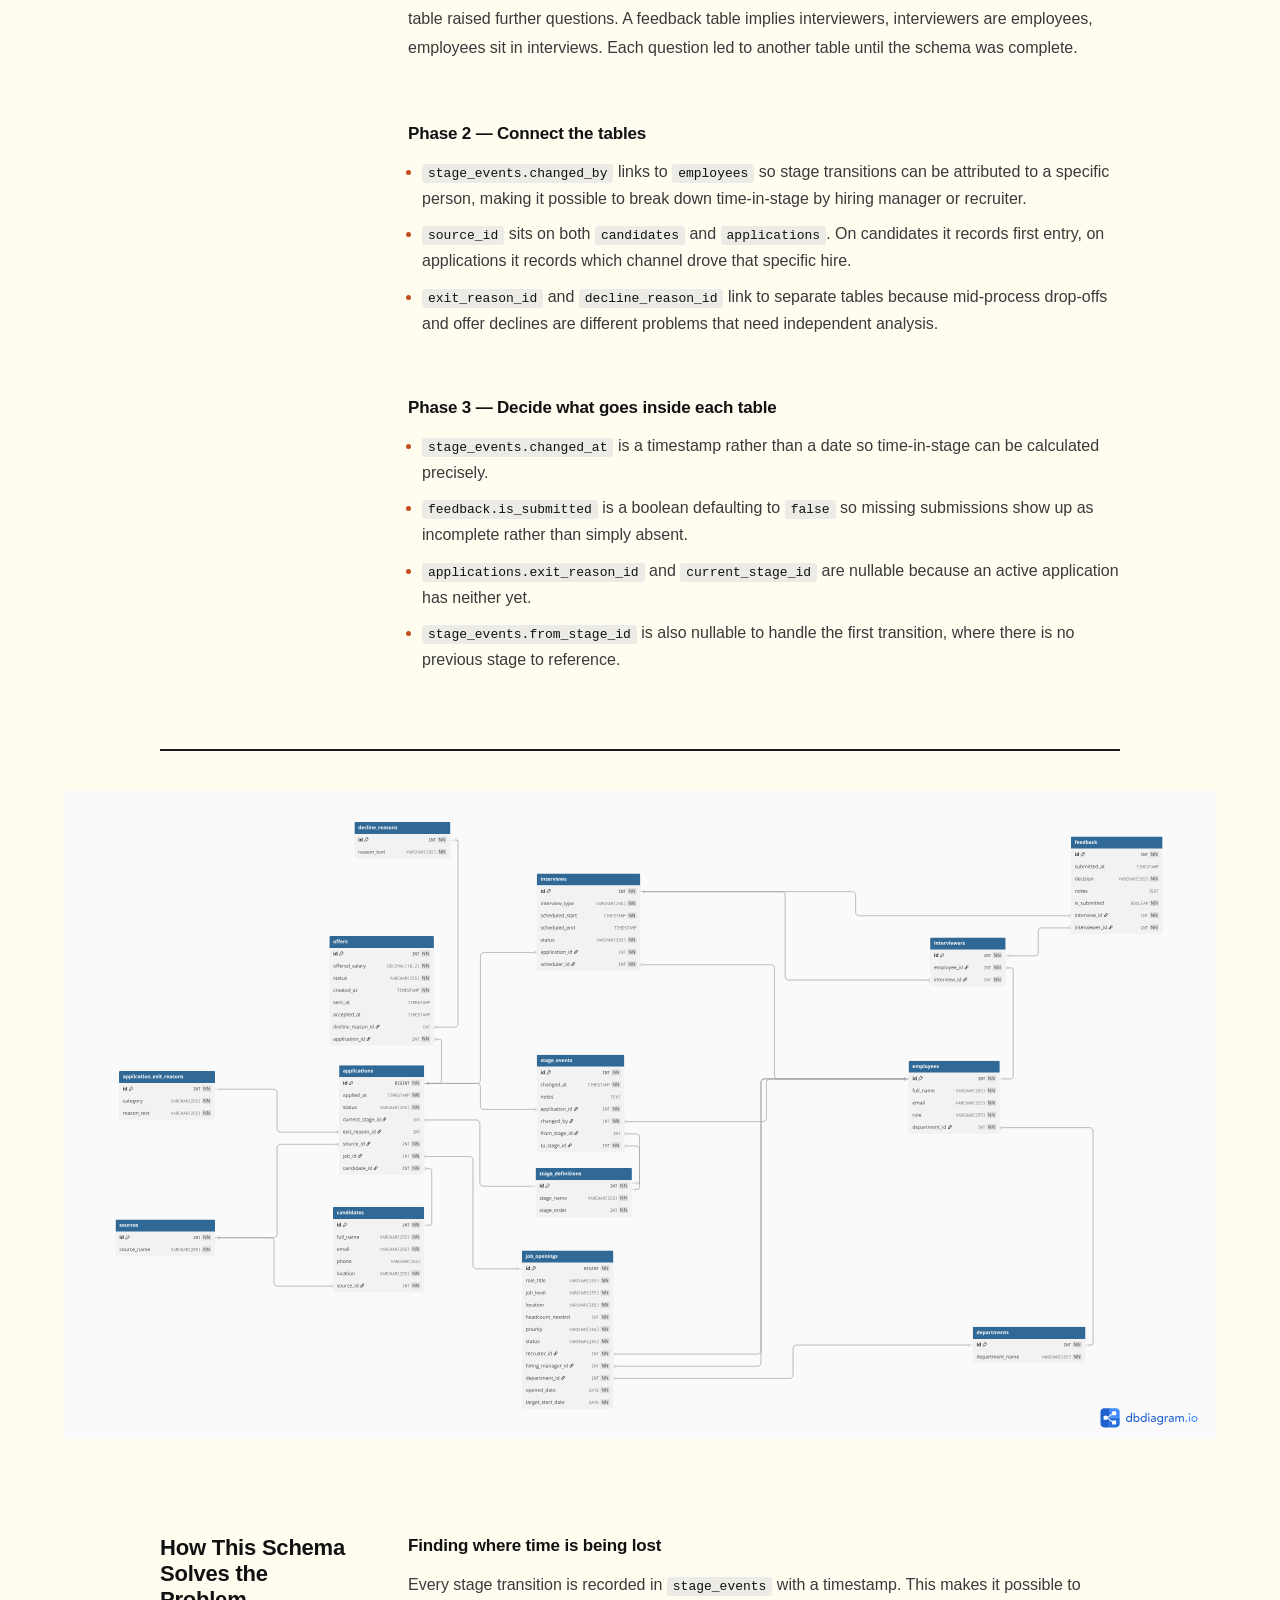
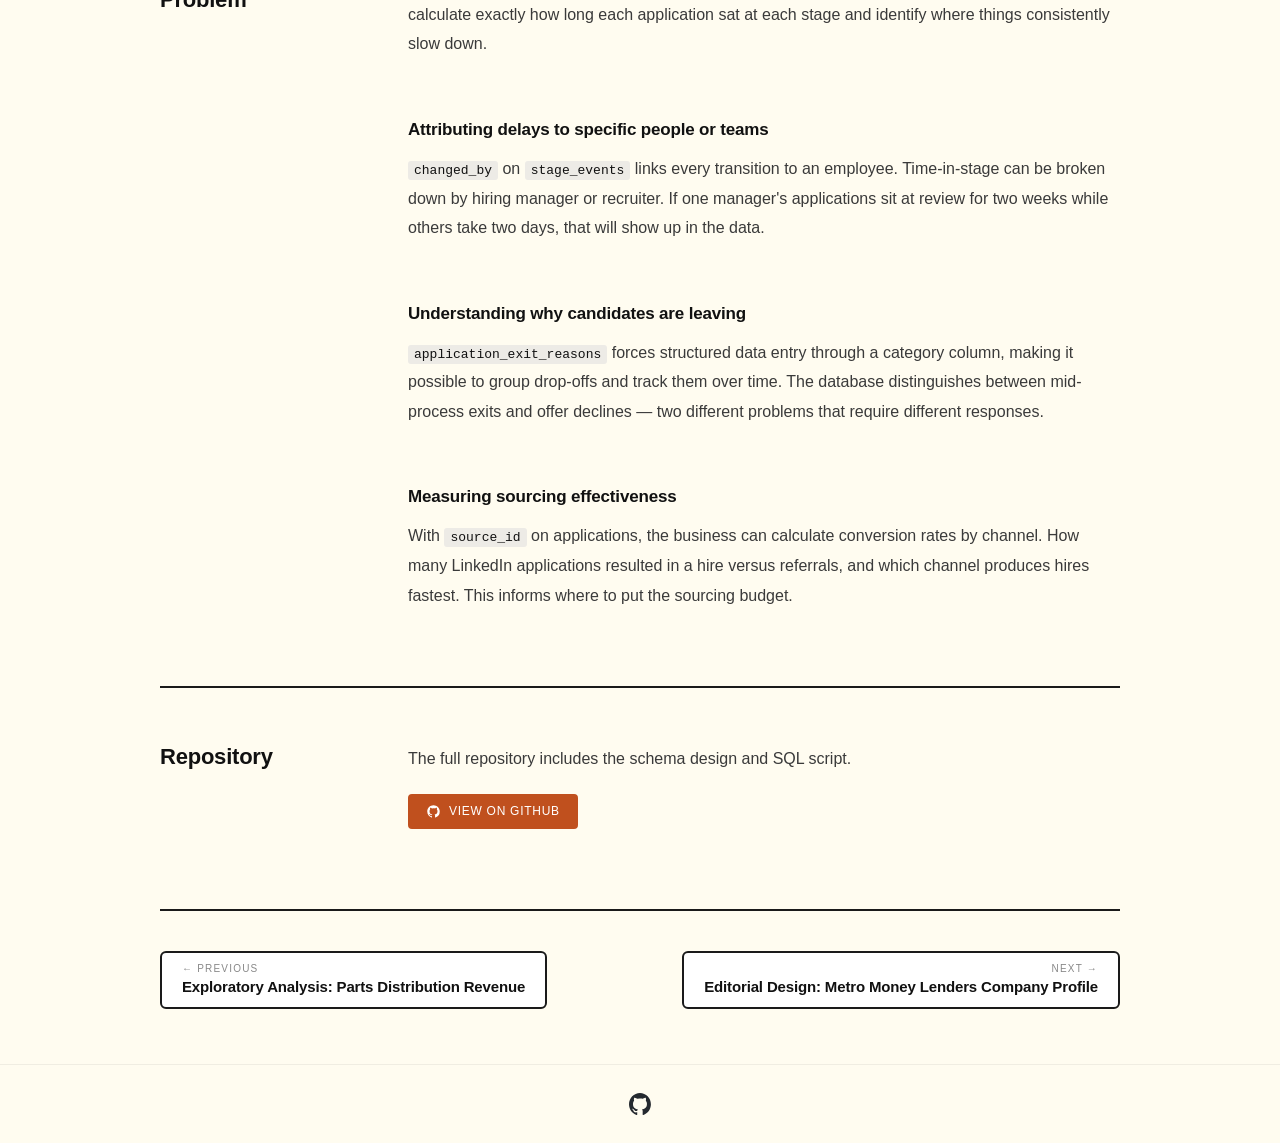
<file: projects/hr-recruitment.html>
<!doctype html>
<html lang="en">
	<head>
		<meta charset="UTF-8" />
		<meta name="viewport" content="width=device-width, initial-scale=1.0" />
		<title>Database Design: HR Recruitment — Maunga</title>
		<link rel="preconnect" href="https://fonts.googleapis.com" />
		<link rel="preconnect" href="https://fonts.gstatic.com" crossorigin />
		<link
			href="https://fonts.googleapis.com/css2?family=Miranda+Sans:ital,wght@0,400..700;1,400..700&family=DM+Sans:wght@300;400;500&display=swap"
			rel="stylesheet"
		/>
		<link
			href="https://fonts.googleapis.com/css2?family=Material+Symbols+Outlined:opsz,wght,FILL,GRAD@24,300,0,0"
			rel="stylesheet"
		/>
		<link rel="stylesheet" href="../css/style.css" />
		<link rel="stylesheet" href="../css/projects.css" />
	</head>
	<body>
		<nav class="nav">
			<a href="../index.html" class="nav-home" aria-label="Home">
				<span class="material-symbols-outlined">home</span>
			</a>
			<ul class="nav-links">
				<li><a href="../index.html#selected-work" class="nav-link">Projects</a></li>
				<li><a href="../about.html" class="nav-link">About</a></li>
			</ul>
		</nav>

		<div class="proj-wrap">
			<section class="proj-hero">
				<div class="proj-kicker">Project 05</div>

				<h1 class="proj-title">Database Design: HR Recruitment</h1>
				<p class="proj-intro">
					A relational database designed to help a growing company
					identify and resolve bottlenecks in its hiring process.
				</p>
				<div class="proj-tags">
					<span class="proj-tag tag-teal">SQL</span>
					<span class="proj-tag tag-purple">Database Design</span>
				</div>
			</section>

			<div class="proj-section">
				<div class="proj-section-label">Business Problem</div>
				<div class="proj-section-body">
					<p>
						Kora Solutions is a fictional mid-sized tech company that grew from
						150 to over 600 employees in three years. As the team scaled,
						recruitment became harder to manage. Roles that should have closed
						in six weeks were taking four to five months, and promising
						candidates were dropping off or rejecting offers. Without structured
						data, the team had no way to tell where things were going wrong.
					</p>
					<p>
						This project designs a relational database to capture the full
						recruitment process in enough detail to support four areas of
						analysis:
					</p>
					<div class="proj-questions">
						<p>1. Which stage of the recruitment process takes the longest?</p>
						<p>2. Which hiring managers or teams are contributing to delays?</p>
						<p>3. Why are candidates dropping out, and at what stage?</p>
						<p>4. Which sourcing channels produce the best outcomes?</p>
					</div>
				</div>
			</div>

			<div class="proj-section">
				<div class="proj-section-label">Design Process</div>
				<div class="proj-section-body">
					<p>
						The design went through three phases. Understanding the business
						process, mapping it to a schema, and verifying the schema could
						answer the questions that mattered.
					</p>

					<div class="proj-insight">
						<div class="proj-insight-title">
							Phase 1 — Map the process first
						</div>
						<div class="proj-image">
							<img
								src="../assets/hr-database/phase1.svg"
								alt="Phase 1 narrative to tables"
							/>
						</div>
						<p class="proj-insight-body-text">
							A typical recruitment process was written out as a plain sequence,
							then mapped to tables. Each table raised further questions. A
							feedback table implies interviewers, interviewers are employees,
							employees sit in interviews. Each question led to another table
							until the schema was complete.
						</p>
					</div>

					<div class="proj-insight">
						<div class="proj-insight-title">Phase 2 — Connect the tables</div>
						<ul class="proj-bullets">
							<li>
								<code>stage_events.changed_by</code> links to
								<code>employees</code> so stage transitions can be attributed to
								a specific person, making it possible to break down
								time-in-stage by hiring manager or recruiter.
							</li>
							<li>
								<code>source_id</code> sits on both <code>candidates</code> and
								<code>applications</code>. On candidates it records first entry,
								on applications it records which channel drove that specific
								hire.
							</li>
							<li>
								<code>exit_reason_id</code> and
								<code>decline_reason_id</code> link to separate tables because
								mid-process drop-offs and offer declines are different problems
								that need independent analysis.
							</li>
						</ul>
					</div>

					<div class="proj-insight">
						<div class="proj-insight-title">
							Phase 3 — Decide what goes inside each table
						</div>
						<ul class="proj-bullets">
							<li>
								<code>stage_events.changed_at</code> is a timestamp rather than
								a date so time-in-stage can be calculated precisely.
							</li>
							<li>
								<code>feedback.is_submitted</code> is a boolean defaulting to
								<code>false</code> so missing submissions show up as incomplete
								rather than simply absent.
							</li>
							<li>
								<code>applications.exit_reason_id</code> and
								<code>current_stage_id</code> are nullable because an active
								application has neither yet.
							</li>
							<li>
								<code>stage_events.from_stage_id</code> is also nullable to
								handle the first transition, where there is no previous stage to
								reference.
							</li>
						</ul>
					</div>
				</div>
			</div>
		</div>

		<div class="proj-schema">
			<img
				src="../assets/hr-database/schema.svg"
				alt="Final database schema entity relationship diagram"
			/>
		</div>

		<div class="proj-wrap">
			<div class="proj-section">
				<div class="proj-section-label">How This Schema Solves the Problem</div>
				<div class="proj-section-body">
					<div class="proj-insight">
						<div class="proj-insight-title">
							Finding where time is being lost
						</div>
						<p class="proj-insight-body-text">
							Every stage transition is recorded in
							<code>stage_events</code> with a timestamp. This makes it possible
							to calculate exactly how long each application sat at each stage
							and identify where things consistently slow down.
						</p>
					</div>

					<div class="proj-insight">
						<div class="proj-insight-title">
							Attributing delays to specific people or teams
						</div>
						<p class="proj-insight-body-text">
							<code>changed_by</code> on <code>stage_events</code> links every
							transition to an employee. Time-in-stage can be broken down by
							hiring manager or recruiter. If one manager's applications sit at
							review for two weeks while others take two days, that will show up
							in the data.
						</p>
					</div>

					<div class="proj-insight">
						<div class="proj-insight-title">
							Understanding why candidates are leaving
						</div>
						<p class="proj-insight-body-text">
							<code>application_exit_reasons</code> forces structured data entry
							through a category column, making it possible to group drop-offs
							and track them over time. The database distinguishes between
							mid-process exits and offer declines — two different problems that
							require different responses.
						</p>
					</div>

					<div class="proj-insight">
						<div class="proj-insight-title">
							Measuring sourcing effectiveness
						</div>
						<p class="proj-insight-body-text">
							With <code>source_id</code> on applications, the business can
							calculate conversion rates by channel. How many LinkedIn
							applications resulted in a hire versus referrals, and which
							channel produces hires fastest. This informs where to put the
							sourcing budget.
						</p>
					</div>
				</div>
			</div>

			<div class="proj-section proj-section-last">
				<div class="proj-section-label">Repository</div>
				<div class="proj-section-body">
					<p>The full repository includes the schema design and SQL script.</p>
					<a
						href="https://github.com/Maunga-M/HR-Recruitment-Database-Design"
						target="_blank"
						rel="noopener"
						class="proj-repo-link"
					>
						<svg width="15" height="15" viewBox="0 0 24 24" fill="currentColor">
							<path
								d="M12 2C6.477 2 2 6.484 2 12.017c0 4.425 2.865 8.18 6.839 9.504.5.092.682-.217.682-.483 0-.237-.008-.868-.013-1.703-2.782.605-3.369-1.343-3.369-1.343-.454-1.158-1.11-1.466-1.11-1.466-.908-.62.069-.608.069-.608 1.003.07 1.531 1.032 1.531 1.032.892 1.53 2.341 1.088 2.91.832.092-.647.35-1.088.636-1.338-2.22-.253-4.555-1.113-4.555-4.951 0-1.093.39-1.988 1.029-2.688-.103-.253-.446-1.272.098-2.65 0 0 .84-.27 2.75 1.026A9.564 9.564 0 0112 6.844c.85.004 1.705.115 2.504.337 1.909-1.296 2.747-1.027 2.747-1.027.546 1.379.202 2.398.1 2.651.64.7 1.028 1.595 1.028 2.688 0 3.848-2.339 4.695-4.566 4.943.359.309.678.92.678 1.855 0 1.338-.012 2.419-.012 2.747 0 .268.18.58.688.482A10.019 10.019 0 0022 12.017C22 6.484 17.522 2 12 2z"
							/>
						</svg>
						View on GitHub
					</a>
				</div>
			</div>

			<div class="proj-nav">
				<a href="parts-distribution.html" class="proj-nav-card">
					<div class="proj-nav-dir">← Previous</div>
					<div class="proj-nav-title">
						Exploratory Analysis: Parts Distribution Revenue
					</div>
				</a>
				<a href="company-profile-2.html" class="proj-nav-card proj-nav-next">
					<div class="proj-nav-dir">Next →</div>
					<div class="proj-nav-title">
						Editorial Design: Metro Money Lenders Company Profile
					</div>
				</a>
			</div>
		</div>

		<footer class="footer">
			<a
				href="https://github.com/Maunga-M"
				target="_blank"
				rel="noopener noreferrer"
				class="github-link"
				aria-label="GitHub"
			>
				<img src="../assets/github.svg" alt="GitHub" />
			</a>
		</footer>
	</body>
</html>
</file>
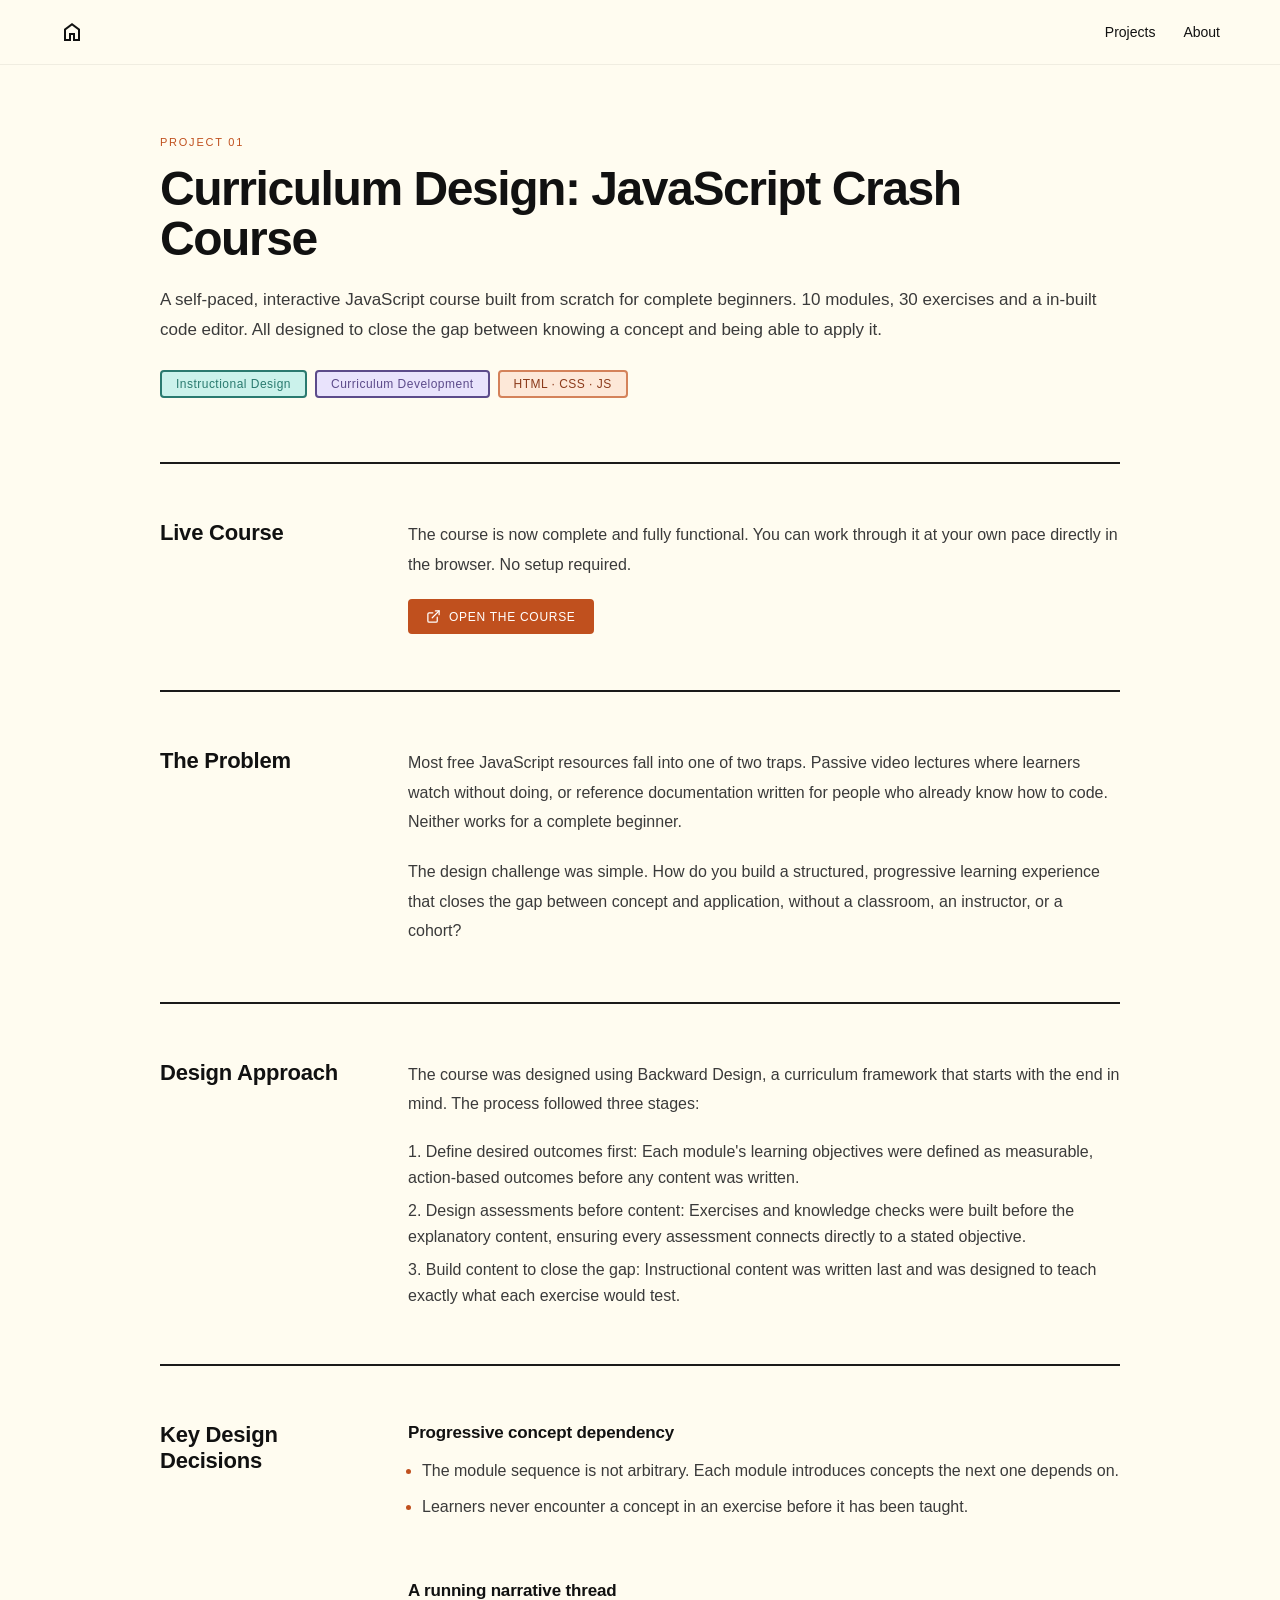
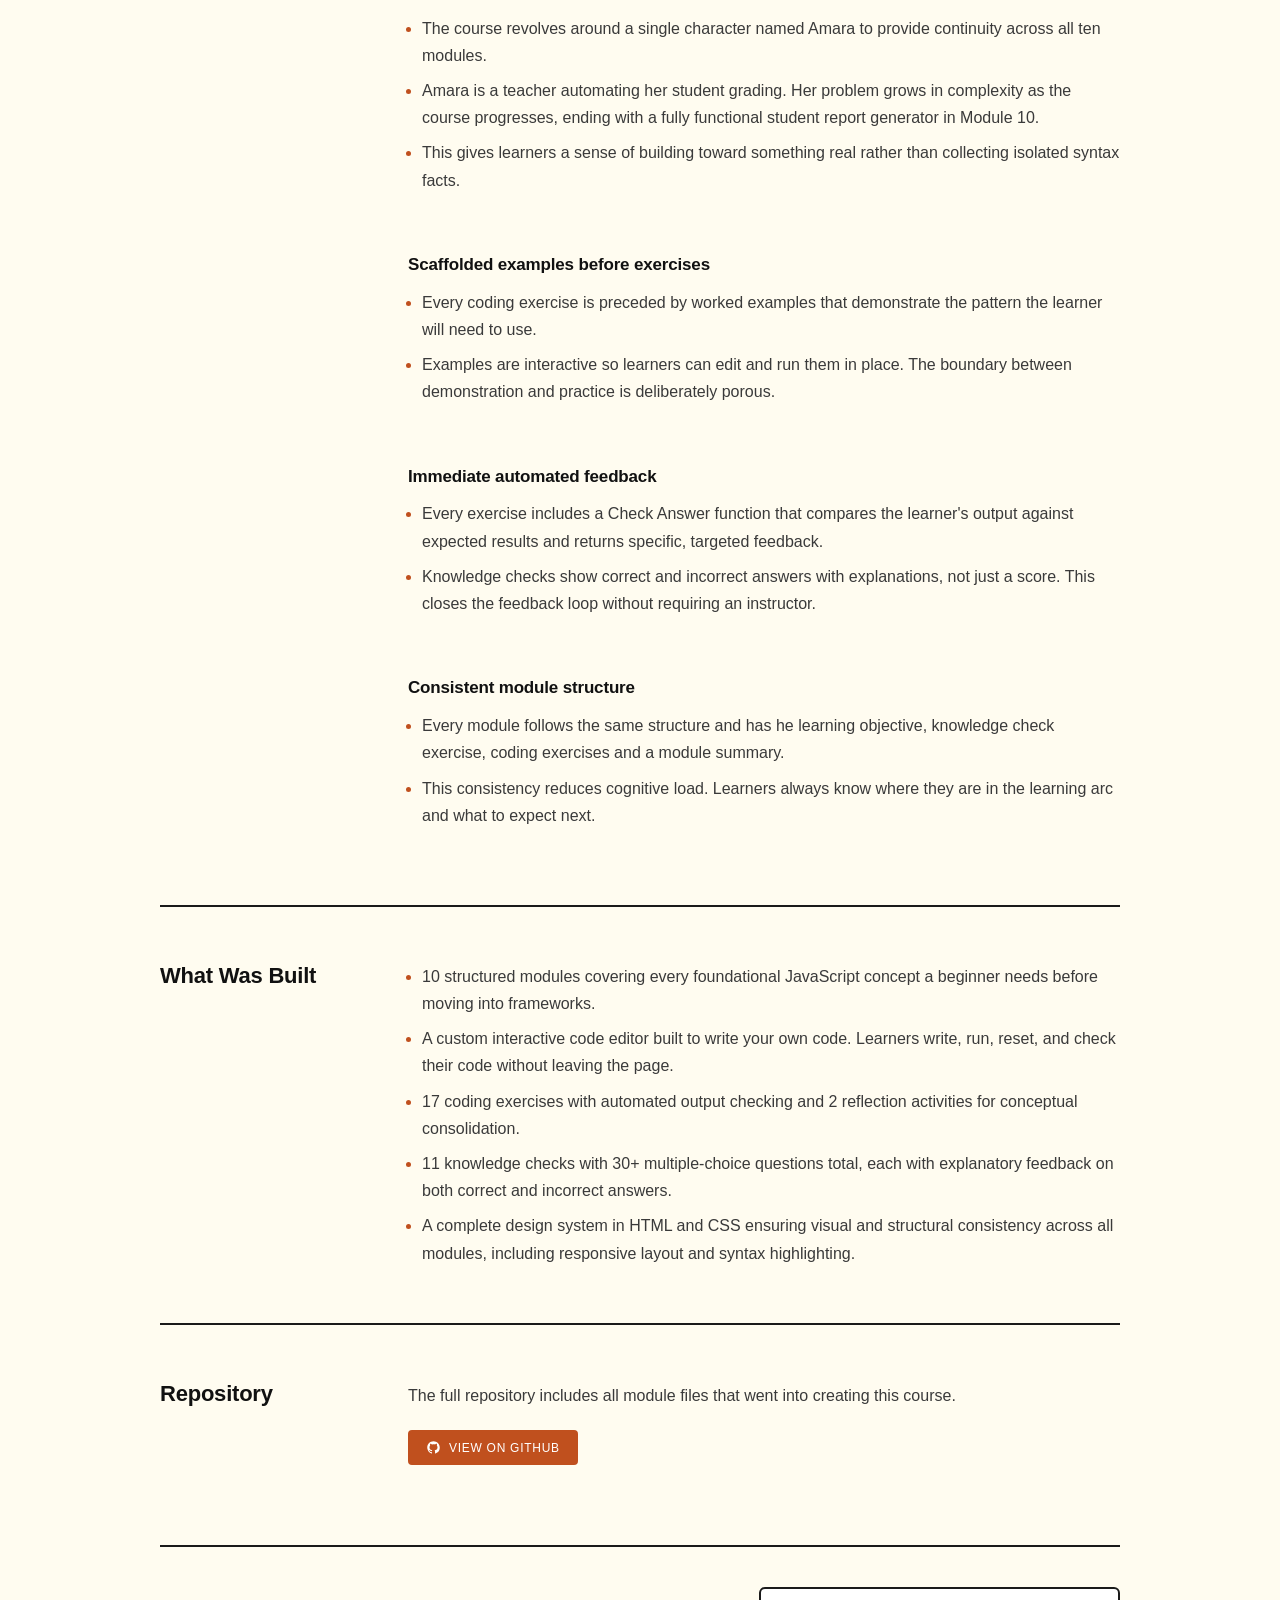
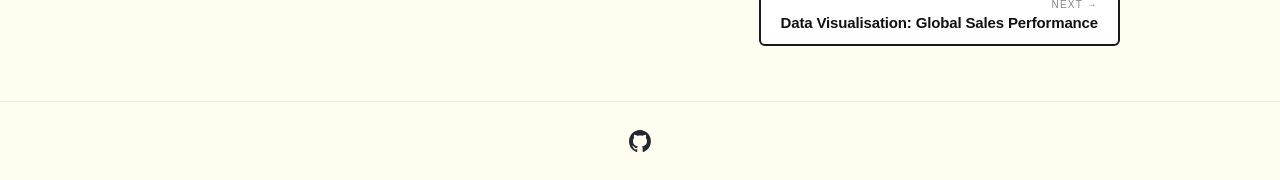
<file: projects/javascript-course.html>
<!doctype html>
<html lang="en">
	<head>
		<meta charset="UTF-8" />
		<meta name="viewport" content="width=device-width, initial-scale=1.0" />
		<title>Curriculum Design: JavaScript Crash Course — Maunga</title>
		<link rel="preconnect" href="https://fonts.googleapis.com" />
		<link rel="preconnect" href="https://fonts.gstatic.com" crossorigin />
		<link
			href="https://fonts.googleapis.com/css2?family=Miranda+Sans:ital,wght@0,400..700;1,400..700&family=DM+Sans:wght@300;400;500&display=swap"
			rel="stylesheet"
		/>
		<link
			href="https://fonts.googleapis.com/css2?family=Material+Symbols+Outlined:opsz,wght,FILL,GRAD@24,300,0,0"
			rel="stylesheet"
		/>
		<link rel="stylesheet" href="../css/style.css" />
		<link rel="stylesheet" href="../css/projects.css" />
	</head>
	<body>
		<nav class="nav">
			<a href="../index.html" class="nav-home" aria-label="Home">
				<span class="material-symbols-outlined">home</span>
			</a>
			<ul class="nav-links">
				<li><a href="../index.html#selected-work" class="nav-link">Projects</a></li>
				<li><a href="../about.html" class="nav-link">About</a></li>
			</ul>
		</nav>

		<div class="proj-wrap">
			<section class="proj-hero">
				<div class="proj-kicker">Project 01</div>
				<h1 class="proj-title">Curriculum Design: JavaScript Crash Course</h1>
				<p class="proj-intro">
					A self-paced, interactive JavaScript course built from scratch for
					complete beginners. 10 modules, 30 exercises and a in-built code
					editor. All designed to close the gap between knowing a concept and
					being able to apply it.
				</p>
				<div class="proj-tags">
					<span class="proj-tag tag-teal">Instructional Design</span>
					<span class="proj-tag tag-purple">Curriculum Development</span>
					<span class="proj-tag tag-neutral">HTML · CSS · JS</span>
				</div>
			</section>

			<div class="proj-section">
				<div class="proj-section-label">Live Course</div>
				<div class="proj-section-body">
					<p>
						The course is now complete and fully functional. You can work
						through it at your own pace directly in the browser. No setup
						required.
					</p>
					<a
						href="https://maunga-m.github.io/JS-Crash-Course/"
						target="_blank"
						rel="noopener"
						class="proj-repo-link"
					>
						<svg
							width="15"
							height="15"
							viewBox="0 0 24 24"
							fill="none"
							stroke="currentColor"
							stroke-width="2"
							stroke-linecap="round"
							stroke-linejoin="round"
						>
							<path d="M18 13v6a2 2 0 01-2 2H5a2 2 0 01-2-2V8a2 2 0 012-2h6" />
							<polyline points="15 3 21 3 21 9" />
							<line x1="10" y1="14" x2="21" y2="3" />
						</svg>
						Open the Course
					</a>
				</div>
			</div>

			<div class="proj-section">
				<div class="proj-section-label">The Problem</div>
				<div class="proj-section-body">
					<p>
						Most free JavaScript resources fall into one of two traps. Passive
						video lectures where learners watch without doing, or reference
						documentation written for people who already know how to code.
						Neither works for a complete beginner.
					</p>
					<p>
						The design challenge was simple. How do you build a structured,
						progressive learning experience that closes the gap between concept
						and application, without a classroom, an instructor, or a cohort?
					</p>
				</div>
			</div>

			<div class="proj-section">
				<div class="proj-section-label">Design Approach</div>
				<div class="proj-section-body">
					<p>
						The course was designed using Backward Design, a curriculum
						framework that starts with the end in mind. The process followed
						three stages:
					</p>
					<div class="proj-questions">
						<p>
							1. Define desired outcomes first: Each module's learning
							objectives were defined as measurable, action-based outcomes
							before any content was written.
						</p>
						<p>
							2. Design assessments before content: Exercises and knowledge
							checks were built before the explanatory content, ensuring every
							assessment connects directly to a stated objective.
						</p>
						<p>
							3. Build content to close the gap: Instructional content was
							written last and was designed to teach exactly what each exercise
							would test.
						</p>
					</div>
				</div>
			</div>

			<div class="proj-section">
				<div class="proj-section-label">Key Design Decisions</div>
				<div class="proj-section-body">
					<div class="proj-insight">
						<div class="proj-insight-title">Progressive concept dependency</div>
						<ul class="proj-bullets">
							<li>
								The module sequence is not arbitrary. Each module introduces
								concepts the next one depends on.
							</li>

							<li>
								Learners never encounter a concept in an exercise before it has
								been taught.
							</li>
						</ul>
					</div>

					<div class="proj-insight">
						<div class="proj-insight-title">A running narrative thread</div>
						<ul class="proj-bullets">
							<li>
								The course revolves around a single character named Amara to
								provide continuity across all ten modules.
							</li>
							<li>
								Amara is a teacher automating her student grading. Her problem
								grows in complexity as the course progresses, ending with a
								fully functional student report generator in Module 10.
							</li>
							<li>
								This gives learners a sense of building toward something real
								rather than collecting isolated syntax facts.
							</li>
						</ul>
					</div>

					<div class="proj-insight">
						<div class="proj-insight-title">
							Scaffolded examples before exercises
						</div>
						<ul class="proj-bullets">
							<li>
								Every coding exercise is preceded by worked examples that
								demonstrate the pattern the learner will need to use.
							</li>
							<li>
								Examples are interactive so learners can edit and run them in
								place. The boundary between demonstration and practice is
								deliberately porous.
							</li>
						</ul>
					</div>

					<div class="proj-insight">
						<div class="proj-insight-title">Immediate automated feedback</div>
						<ul class="proj-bullets">
							<li>
								Every exercise includes a Check Answer function that compares
								the learner's output against expected results and returns
								specific, targeted feedback.
							</li>
							<li>
								Knowledge checks show correct and incorrect answers with
								explanations, not just a score. This closes the feedback loop
								without requiring an instructor.
							</li>
						</ul>
					</div>

					<div class="proj-insight">
						<div class="proj-insight-title">Consistent module structure</div>
						<ul class="proj-bullets">
							<li>
								Every module follows the same structure and has he learning
								objective, knowledge check exercise, coding exercises and a
								module summary.
							</li>
							<li>
								This consistency reduces cognitive load. Learners always know
								where they are in the learning arc and what to expect next.
							</li>
						</ul>
					</div>
				</div>
			</div>

			<div class="proj-section">
				<div class="proj-section-label">What Was Built</div>
				<div class="proj-section-body">
					<ul class="proj-bullets">
						<li>
							10 structured modules covering every foundational JavaScript
							concept a beginner needs before moving into frameworks.
						</li>
						<li>
							A custom interactive code editor built to write your own code.
							Learners write, run, reset, and check their code without leaving
							the page.
						</li>
						<li>
							17 coding exercises with automated output checking and 2
							reflection activities for conceptual consolidation.
						</li>
						<li>
							11 knowledge checks with 30+ multiple-choice questions total, each
							with explanatory feedback on both correct and incorrect answers.
						</li>

						<li>
							A complete design system in HTML and CSS ensuring visual and
							structural consistency across all modules, including responsive
							layout and syntax highlighting.
						</li>
					</ul>
				</div>
			</div>

			<div class="proj-section proj-section-last">
				<div class="proj-section-label">Repository</div>
				<div class="proj-section-body">
					<p>
						The full repository includes all module files that went into
						creating this course.
					</p>
					<a
						href="https://github.com/Maunga-M/JS-Crash-Course"
						target="_blank"
						rel="noopener"
						class="proj-repo-link"
					>
						<svg width="15" height="15" viewBox="0 0 24 24" fill="currentColor">
							<path
								d="M12 2C6.477 2 2 6.484 2 12.017c0 4.425 2.865 8.18 6.839 9.504.5.092.682-.217.682-.483 0-.237-.008-.868-.013-1.703-2.782.605-3.369-1.343-3.369-1.343-.454-1.158-1.11-1.466-1.11-1.466-.908-.62.069-.608.069-.608 1.003.07 1.531 1.032 1.531 1.032.892 1.53 2.341 1.088 2.91.832.092-.647.35-1.088.636-1.338-2.22-.253-4.555-1.113-4.555-4.951 0-1.093.39-1.988 1.029-2.688-.103-.253-.446-1.272.098-2.65 0 0 .84-.27 2.75 1.026A9.564 9.564 0 0112 6.844c.85.004 1.705.115 2.504.337 1.909-1.296 2.747-1.027 2.747-1.027.546 1.379.202 2.398.1 2.651.64.7 1.028 1.595 1.028 2.688 0 3.848-2.339 4.695-4.566 4.943.359.309.678.92.678 1.855 0 1.338-.012 2.419-.012 2.747 0 .268.18.58.688.482A10.019 10.019 0 0022 12.017C22 6.484 17.522 2 12 2z"
							/>
						</svg>
						View on GitHub
					</a>
				</div>
			</div>

			<div class="proj-nav proj-nav-end">
				<a href="global-sales.html" class="proj-nav-card proj-nav-next">
					<div class="proj-nav-dir">Next →</div>
					<div class="proj-nav-title">
						Data Visualisation: Global Sales Performance
					</div>
				</a>
			</div>
		</div>

		<footer class="footer">
			<a
				href="https://github.com/Maunga-M"
				target="_blank"
				rel="noopener noreferrer"
				class="github-link"
				aria-label="GitHub"
			>
				<img src="../assets/github.svg" alt="GitHub" />
			</a>
		</footer>
	</body>
</html>
</file>
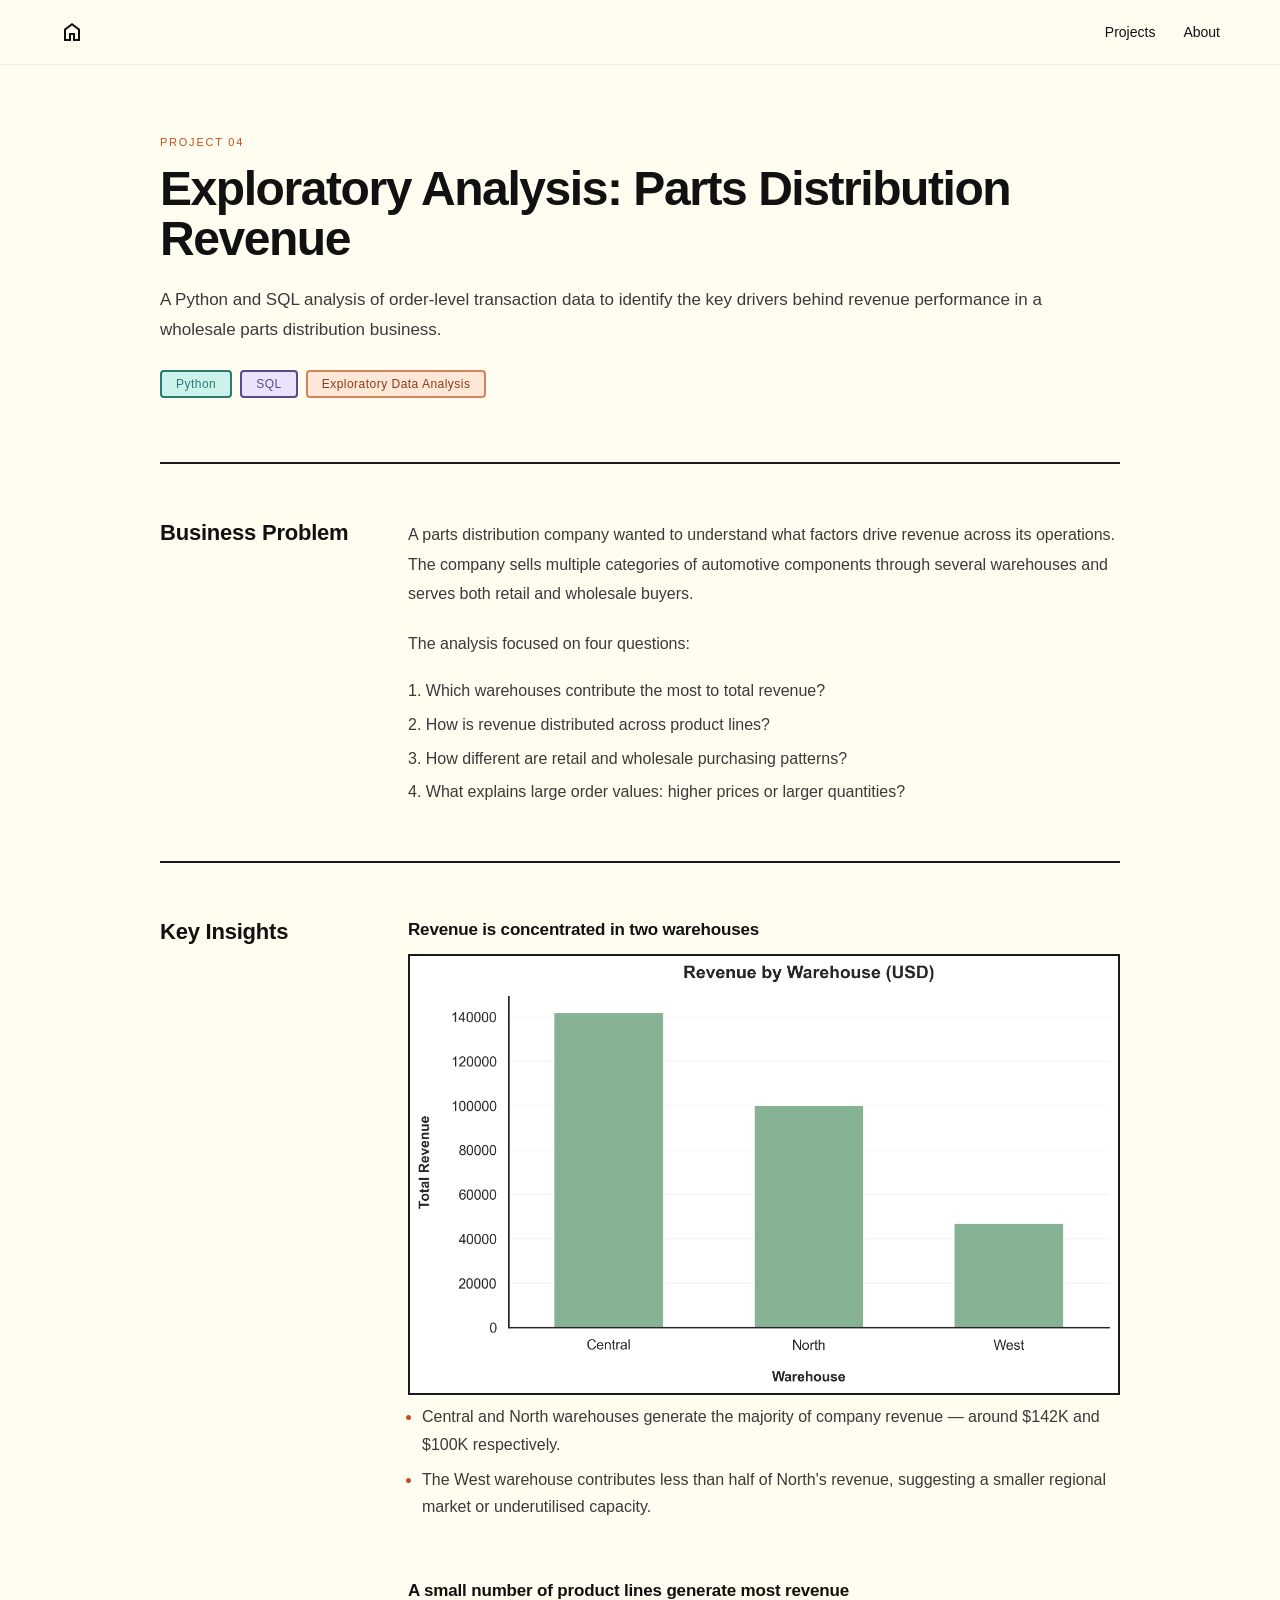
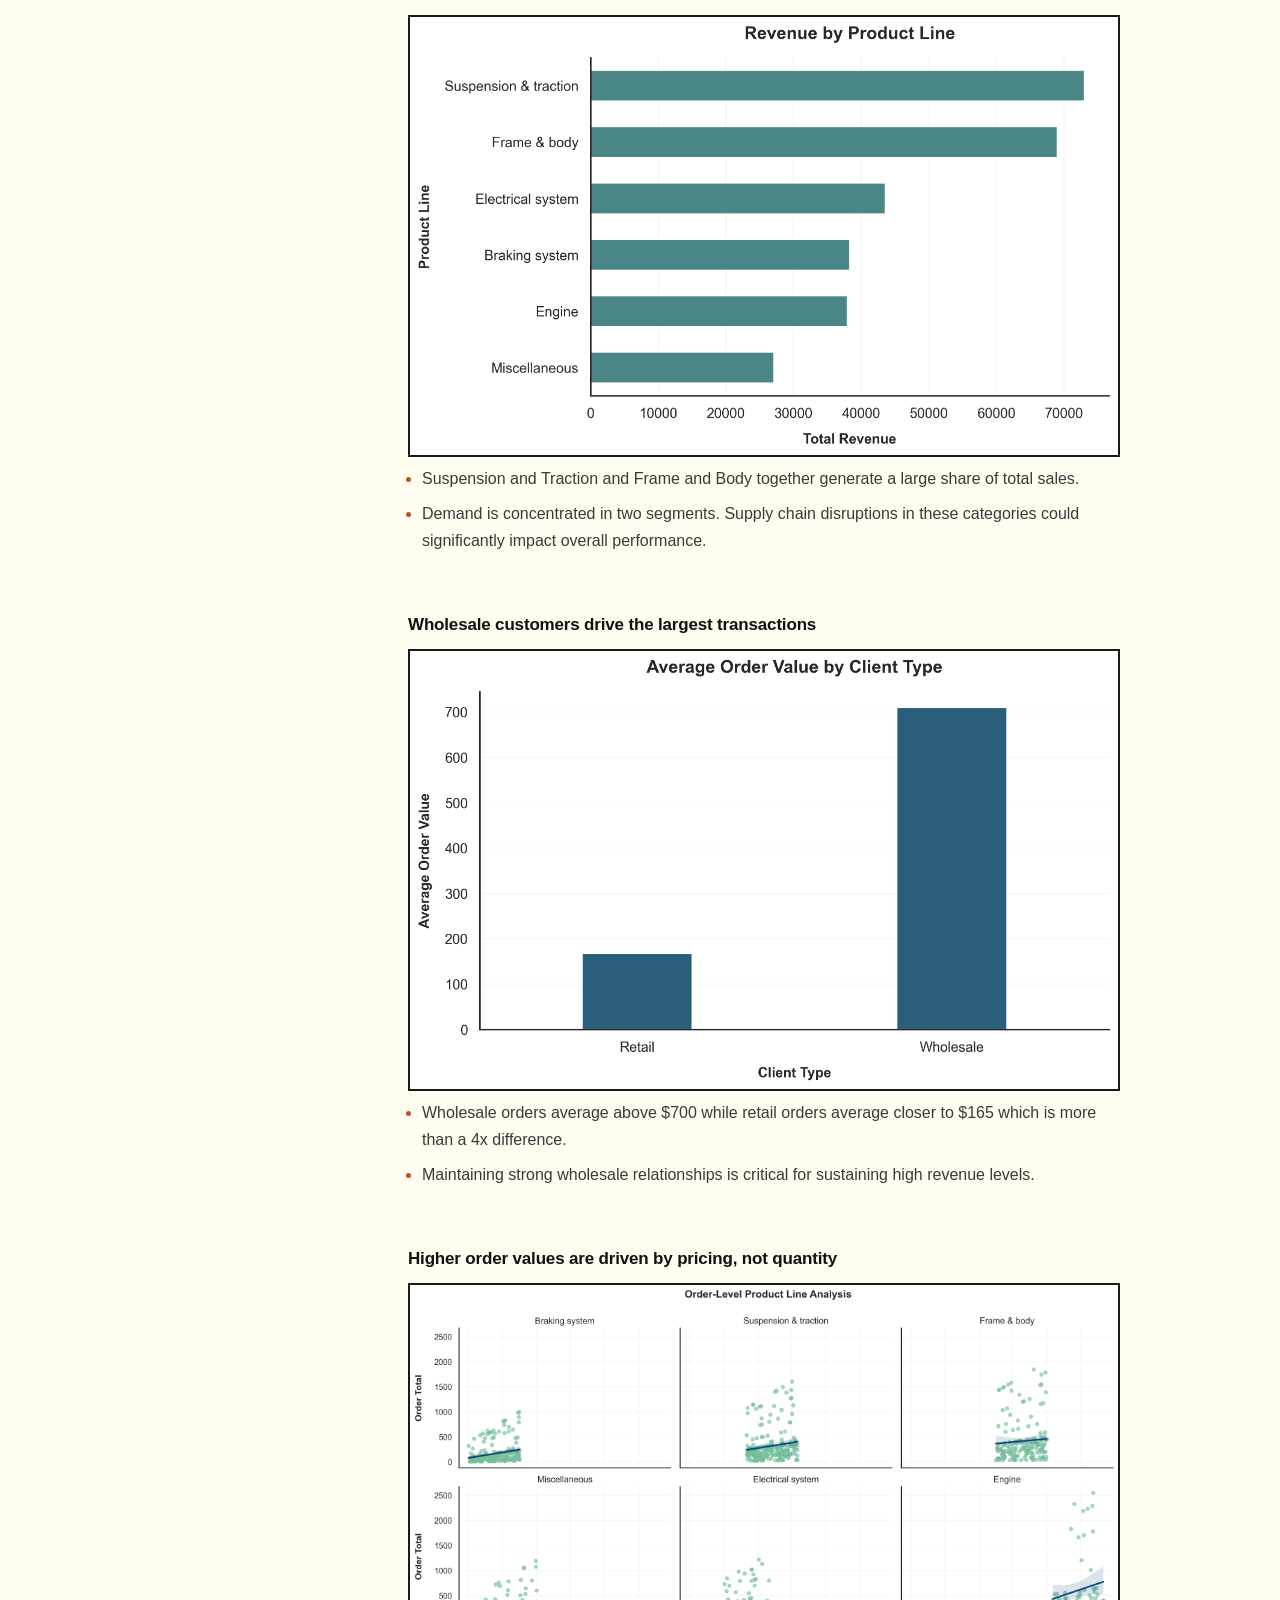
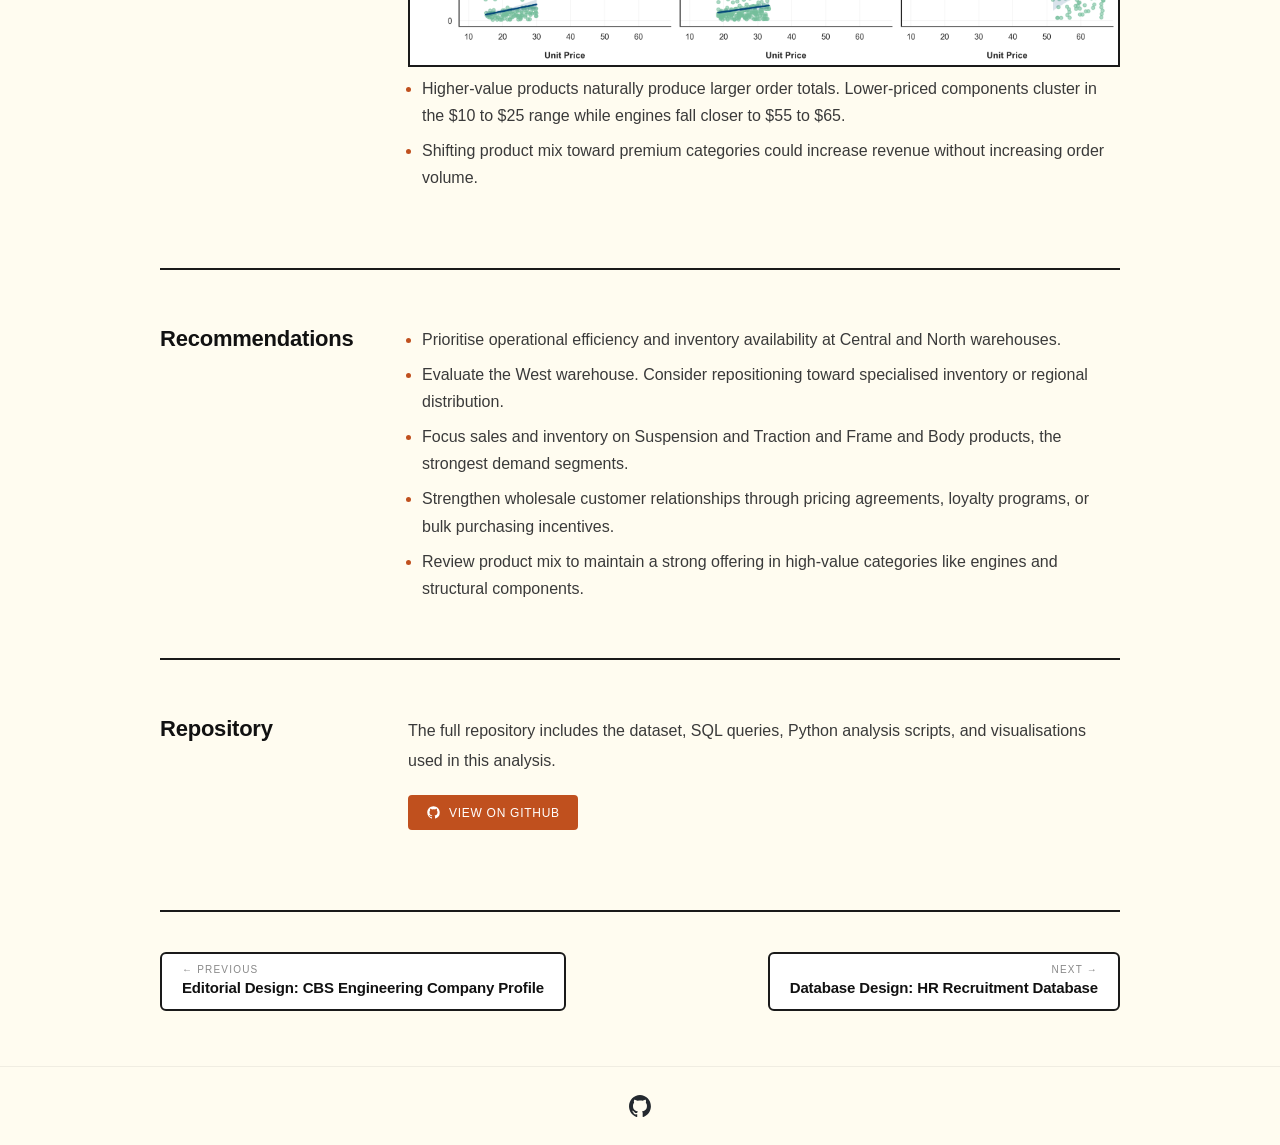
<file: projects/parts-distribution.html>
<!doctype html>
<html lang="en">
	<head>
		<meta charset="UTF-8" />
		<meta name="viewport" content="width=device-width, initial-scale=1.0" />
		<title>Exploratory Analysis: Parts Distribution Revenue — Maunga</title>
		<link rel="preconnect" href="https://fonts.googleapis.com" />
		<link rel="preconnect" href="https://fonts.gstatic.com" crossorigin />
		<link
			href="https://fonts.googleapis.com/css2?family=Miranda+Sans:ital,wght@0,400..700;1,400..700&family=DM+Sans:wght@300;400;500&display=swap"
			rel="stylesheet"
		/>
		<link
			href="https://fonts.googleapis.com/css2?family=Material+Symbols+Outlined:opsz,wght,FILL,GRAD@24,300,0,0"
			rel="stylesheet"
		/>
		<link rel="stylesheet" href="../css/style.css" />
		<link rel="stylesheet" href="../css/projects.css" />
	</head>
	<body>
		<nav class="nav">
			<a href="../index.html" class="nav-home" aria-label="Home">
				<span class="material-symbols-outlined">home</span>
			</a>
			<ul class="nav-links">
				<li><a href="../index.html#selected-work" class="nav-link">Projects</a></li>
				<li><a href="../about.html" class="nav-link">About</a></li>
			</ul>
		</nav>

		<div class="proj-wrap">
			<section class="proj-hero">
				<div class="proj-kicker">Project 04</div>
				<h1 class="proj-title">
					Exploratory Analysis: Parts Distribution Revenue
				</h1>
				<p class="proj-intro">
					A Python and SQL analysis of order-level transaction data to identify
					the key drivers behind revenue performance in a wholesale parts
					distribution business.
				</p>
				<div class="proj-tags">
					<span class="proj-tag tag-teal">Python</span>
					<span class="proj-tag tag-purple">SQL</span>
					<span class="proj-tag tag-neutral">Exploratory Data Analysis</span>
				</div>
			</section>

			<div class="proj-section">
				<div class="proj-section-label">Business Problem</div>
				<div class="proj-section-body">
					<p>
						A parts distribution company wanted to understand what factors drive
						revenue across its operations. The company sells multiple categories
						of automotive components through several warehouses and serves both
						retail and wholesale buyers.
					</p>
					<p>The analysis focused on four questions:</p>
					<div class="proj-questions">
						<p>1. Which warehouses contribute the most to total revenue?</p>
						<p>2. How is revenue distributed across product lines?</p>
						<p>
							3. How different are retail and wholesale purchasing patterns?
						</p>
						<p>
							4. What explains large order values: higher prices or larger
							quantities?
						</p>
					</div>
				</div>
			</div>

			<div class="proj-section">
				<div class="proj-section-label">Key Insights</div>
				<div class="proj-section-body">
					<div class="proj-insight">
						<div class="proj-insight-title">
							Revenue is concentrated in two warehouses
						</div>
						<div class="proj-image">
							<img
								src="../assets/parts-distribution/chart-1.png"
								alt="Revenue by warehouse"
							/>
						</div>
						<ul class="proj-bullets">
							<li>
								Central and North warehouses generate the majority of company
								revenue — around $142K and $100K respectively.
							</li>
							<li>
								The West warehouse contributes less than half of North's
								revenue, suggesting a smaller regional market or underutilised
								capacity.
							</li>
						</ul>
					</div>

					<div class="proj-insight">
						<div class="proj-insight-title">
							A small number of product lines generate most revenue
						</div>
						<div class="proj-image">
							<img
								src="../assets/parts-distribution/chart-2.png"
								alt="Revenue by product line"
							/>
						</div>
						<ul class="proj-bullets">
							<li>
								Suspension and Traction and Frame and Body together generate a
								large share of total sales.
							</li>
							<li>
								Demand is concentrated in two segments. Supply chain disruptions
								in these categories could significantly impact overall
								performance.
							</li>
						</ul>
					</div>

					<div class="proj-insight">
						<div class="proj-insight-title">
							Wholesale customers drive the largest transactions
						</div>
						<div class="proj-image">
							<img
								src="../assets/parts-distribution/chart-3.png"
								alt="Average order value by client type"
							/>
						</div>
						<ul class="proj-bullets">
							<li>
								Wholesale orders average above $700 while retail orders average
								closer to $165 which is more than a 4x difference.
							</li>
							<li>
								Maintaining strong wholesale relationships is critical for
								sustaining high revenue levels.
							</li>
						</ul>
					</div>

					<div class="proj-insight">
						<div class="proj-insight-title">
							Higher order values are driven by pricing, not quantity
						</div>
						<div class="proj-image">
							<img
								src="../assets/parts-distribution/chart-4.png"
								alt="Order economics scatter plot"
							/>
						</div>
						<ul class="proj-bullets">
							<li>
								Higher-value products naturally produce larger order totals.
								Lower-priced components cluster in the $10 to $25 range while
								engines fall closer to $55 to $65.
							</li>
							<li>
								Shifting product mix toward premium categories could increase
								revenue without increasing order volume.
							</li>
						</ul>
					</div>
				</div>
			</div>

			<div class="proj-section">
				<div class="proj-section-label">Recommendations</div>
				<div class="proj-section-body">
					<ul class="proj-bullets">
						<li>
							Prioritise operational efficiency and inventory availability at
							Central and North warehouses.
						</li>
						<li>
							Evaluate the West warehouse. Consider repositioning toward
							specialised inventory or regional distribution.
						</li>
						<li>
							Focus sales and inventory on Suspension and Traction and Frame and
							Body products, the strongest demand segments.
						</li>
						<li>
							Strengthen wholesale customer relationships through pricing
							agreements, loyalty programs, or bulk purchasing incentives.
						</li>
						<li>
							Review product mix to maintain a strong offering in high-value
							categories like engines and structural components.
						</li>
					</ul>
				</div>
			</div>

			<div class="proj-section proj-section-last">
				<div class="proj-section-label">Repository</div>
				<div class="proj-section-body">
					<p>
						The full repository includes the dataset, SQL queries, Python
						analysis scripts, and visualisations used in this analysis.
					</p>
					<a
						href="https://github.com/Maunga-M/Revenue-Analysis-of-a-Parts-Distribution-Business-"
						target="_blank"
						rel="noopener"
						class="proj-repo-link"
					>
						<svg width="15" height="15" viewBox="0 0 24 24" fill="currentColor">
							<path
								d="M12 2C6.477 2 2 6.484 2 12.017c0 4.425 2.865 8.18 6.839 9.504.5.092.682-.217.682-.483 0-.237-.008-.868-.013-1.703-2.782.605-3.369-1.343-3.369-1.343-.454-1.158-1.11-1.466-1.11-1.466-.908-.62.069-.608.069-.608 1.003.07 1.531 1.032 1.531 1.032.892 1.53 2.341 1.088 2.91.832.092-.647.35-1.088.636-1.338-2.22-.253-4.555-1.113-4.555-4.951 0-1.093.39-1.988 1.029-2.688-.103-.253-.446-1.272.098-2.65 0 0 .84-.27 2.75 1.026A9.564 9.564 0 0112 6.844c.85.004 1.705.115 2.504.337 1.909-1.296 2.747-1.027 2.747-1.027.546 1.379.202 2.398.1 2.651.64.7 1.028 1.595 1.028 2.688 0 3.848-2.339 4.695-4.566 4.943.359.309.678.92.678 1.855 0 1.338-.012 2.419-.012 2.747 0 .268.18.58.688.482A10.019 10.019 0 0022 12.017C22 6.484 17.522 2 12 2z"
							/>
						</svg>
						View on GitHub
					</a>
				</div>
			</div>

			<div class="proj-nav">
				<a href="company-profile-1.html" class="proj-nav-card">
					<div class="proj-nav-dir">← Previous</div>
					<div class="proj-nav-title">
						Editorial Design: CBS Engineering Company Profile
					</div>
				</a>
				<a href="hr-recruitment.html" class="proj-nav-card proj-nav-next">
					<div class="proj-nav-dir">Next →</div>
					<div class="proj-nav-title">
						Database Design: HR Recruitment Database
					</div>
				</a>
			</div>
		</div>

		<footer class="footer">
			<a
				href="https://github.com/Maunga-M"
				target="_blank"
				rel="noopener noreferrer"
				class="github-link"
				aria-label="GitHub"
			>
				<img src="../assets/github.svg" alt="GitHub" />
			</a>
		</footer>
	</body>
</html>
</file>
<file: css/style.css>
/* ============================================
   MAUNGA PORTFOLIO — GLOBAL STYLESHEET
   ============================================ */

:root {
	--bg: #fffcf0;
	--bg-card: #ffffff;
	--text-primary: #111111;
	--text-secondary: #3a3a3a;
	--text-muted: #888888;
	--orange: #c0501e;
	--orange-hl: #fce4c7;
	--teal: #2a7a6f;
	--teal-hl: #cbf2eb;
	--purple: #5c4b8a;
	--purple-hl: #e9e3fc;
	--border: #1a1a1a;
	--border-light: #dedcd9;
	--font-display: "Miranda Sans", sans-serif;
	--font-body: "Miranda Sans", sans-serif;
	--radius: 10px;
	--max-width: 1080px;
	--transition: 0.18s ease;
}

*,
*::before,
*::after {
	box-sizing: border-box;
	margin: 0;
	padding: 0;
}
html {
	scroll-behavior: smooth;
}
body {
	font-family: var(--font-body);
	background: var(--bg);
	color: var(--text-primary);
	-webkit-font-smoothing: antialiased;
}
a {
	text-decoration: none;
	color: inherit;
}
ul {
	list-style: none;
}
img {
	max-width: 100%;
	display: block;
}

/* --- PAGE WRAP --- */
.page-wrap {
	max-width: var(--max-width);
	margin: 0 auto;
	padding: 0 60px;
}

/* --- NAV --- */
.nav {
	display: flex;
	justify-content: space-between;
	align-items: center;
	padding: 20px 60px;
	position: sticky;
	top: 0;
	background: var(--bg);
	z-index: 100;
	box-shadow: 0 1px 0 rgba(0, 0, 0, 0.06);
}

.nav-home {
	color: var(--text-primary);
	transition:
		color var(--transition);
	display: flex;
}

.nav-home:hover {
	color: var(--orange);
}

.nav-links {
	display: flex;
	gap: 28px;
}

.nav-link {
	font-family: var(--font-body);
	font-size: 14px;
	font-weight: 500;
	color: var(--text-primary);
	transition: color var(--transition);
}
.nav-link:hover {
	color: var(--orange);
}

/* --- HERO --- */
.hero {
	display: grid;
	grid-template-columns: 0.8fr 1fr;
	gap: 40px;
	align-items: center;
	padding: 70px 0 80px;
	border-bottom: 2px solid var(--border);
}

.hero-name {
	font-family: var(--font-display);
	font-size: 70px;
	font-weight: 500;
	line-height: 1;
	color: var(--text-primary);
	margin-bottom: 28px;
}

.accent-orange {
	color: var(--orange);
}

.hero-roles {
	display: flex;
	flex-wrap: wrap;
	gap: 10px;
	margin-bottom: 28px;
}

.hero-bio {
	font-family: var(--font-body);
	font-size: 17px;
	color: var(--text-secondary);
	line-height: 1.8;
	max-width: 460px;
}

.hero-img {
	width: 100%;
	height: auto;
}

/* --- TAGS (used on homepage and project pages) --- */
.proj-tag {
	font-family: var(--font-body);
	font-size: 13px;
	font-weight: 500;
	letter-spacing: 0.04em;
	padding: 5px 14px;
	border-radius: 4px;
	border: 2px solid;
}

.tag-teal {
	background: var(--teal-hl);
	color: var(--teal);
	border-color: var(--teal);
}
.tag-orange {
	background: var(--orange-hl);
	color: var(--orange);
	border-color: var(--orange);
}
.tag-purple {
	background: var(--purple-hl);
	color: var(--purple);
	border-color: var(--purple);
}
.tag-neutral {
	background: #faf0e9;
	color: #8b3a1a;
	border-color: #d4825a;
}

/* --- PROJECTS SECTION --- */
.projects-section {
	padding: 64px 0 80px;
}

.section-header {
	display: flex;
	align-items: center;
	gap: 32px;
	margin-bottom: 36px;
}

.section-title {
	font-family: var(--font-display);
	font-size: 32px;
	font-weight: 500;
	letter-spacing: -0.02em;
	color: var(--text-primary);
	white-space: nowrap;
}

/* --- FILTER TABS --- */
.filter-tabs {
	display: flex;
	gap: 6px;
}

.filter-tab {
	font-family: var(--font-body);
	font-size: 13px;
	font-weight: 500;
	padding: 7px 18px;
	border-radius: 4px;
	border: 2px solid var(--border);
	background: transparent;
	color: var(--text-primary);
	cursor: pointer;
	transition: all var(--transition);
	letter-spacing: 0.02em;
}
.filter-tab:hover {
	background: var(--border);
	color: var(--bg);
}
.filter-tab.active {
	background: var(--orange);
	border-color: var(--orange);
	color: #fff;
}

/* --- PROJECTS GRID --- */
.projects-grid {
	display: grid;
	grid-template-columns: repeat(3, minmax(0, 1fr));
	gap: 16px;
}

/* --- CARD --- */
.card {
	display: flex;
	flex-direction: column;
	background: var(--bg-card);
	border-radius: var(--radius);
	border: 2px solid var(--border);
	overflow: hidden;
	transition:
		transform var(--transition),
		box-shadow var(--transition);
	cursor: pointer;
}
.card.hidden {
	display: none;
}
.card:hover {
	transform: translateY(-4px);
	box-shadow: 5px 5px 0px var(--border);
}

.data-card {
	border-top: 5px solid var(--orange);
}
.curriculum-card {
	border-top: 5px solid var(--teal);
}
.content-card {
	border-top: 5px solid var(--purple);
}

.card-thumb {
	height: 180px;
	overflow: hidden;
	display: flex;
	align-items: center;
	justify-content: center;
	border-bottom: 1px solid var(--border-light);
}
.card-thumb img {
	width: 100%;
	height: 100%;
	object-fit: cover;
	transition: transform var(--transition);
}
.card:hover .card-thumb img {
	transform: scale(1.03);
}

.data-thumb {
	background: #ede8e1;
}
.curriculum-thumb {
	background: #d8eee9;
}
.content-thumb {
	background: #e8e0f0;
}

.card-body {
	padding: 18px 20px 20px;
	display: flex;
	flex-direction: column;
	flex: 1;
}

.card-title {
	font-family: var(--font-display);
	font-size: 17px;
	font-weight: 600;
	color: var(--text-primary);
	line-height: 1.3;
	margin-bottom: 8px;
	letter-spacing: -0.01em;
}

.card-desc {
	font-family: var(--font-body);
	font-size: 14px;
	color: var(--text-secondary);
	line-height: 1.7;
	flex: 1;
	margin-bottom: 16px;
}

.card-footer {
	display: flex;
	justify-content: space-between;
	align-items: center;
	border-top: 1px solid var(--border-light);
	padding-top: 14px;
}

.card-tools {
	font-family: var(--font-body);
	font-size: 11px;
	font-weight: 500;
	color: var(--text-muted);
	letter-spacing: 0.06em;
	text-transform: uppercase;
}

.card-arrow {
	width: 32px;
	height: 32px;
	border-radius: 50%;
	background: var(--text-primary);
	display: flex;
	align-items: center;
	justify-content: center;
	flex-shrink: 0;
	transition:
		background var(--transition),
		transform var(--transition);
}
.card-arrow svg {
	width: 14px;
	height: 14px;
	stroke: #fff;
}
.card:hover .card-arrow {
	background: var(--orange);
	transform: translateX(2px);
}

/* --- FOOTER --- */
.footer {
	padding: 28px 60px;
	display: flex;
	justify-content: center;
	box-shadow: 0 -1px 0 rgba(0, 0, 0, 0.06);
}

.github-link {
	display: flex;
	filter: invert(0);
	transition: filter var(--transition);
}
.github-link:hover {
	filter: invert(29%) sepia(60%) saturate(800%) hue-rotate(340deg)
		brightness(90%);
}
.github-link img {
	width: 22px;
	height: 22px;
}

/* --- RESPONSIVE --- */
@media (max-width: 960px) {
	.page-wrap {
		padding: 0 24px;
	}
	.nav {
		padding: 18px 40px;
	}
	.footer {
		padding: 28px 40px;
	}
	.hero {
		grid-template-columns: 1fr;
		padding: 56px 0 64px;
		gap: 40px;
		text-align: center;
	}
	.hero-right {
		display: none;
	}
	.hero-roles {
		justify-content: center;
	}
	.hero-bio {
		margin: 0 auto;
	}
	.hero-name {
		font-size: 52px;
	}
	.projects-grid {
		grid-template-columns: repeat(2, minmax(0, 1fr));
	}
	.section-header {
		flex-direction: column;
		align-items: flex-start;
		gap: 16px;
	}
}

@media (max-width: 600px) {
	.nav {
		padding: 18px 24px;
	}
	.footer {
		padding: 28px 24px;
	}
	.projects-grid {
		grid-template-columns: 1fr;
	}
	.hero-name {
		font-size: 40px;
	}
}
</file>
<file: css/projects.css>
/* ============================================
   PROJECT PAGES — CSS
   ============================================ */

.proj-wrap {
	max-width: var(--max-width);
	margin: 0 auto;
	padding: 0 60px;
}

/* --- HERO --- */
.proj-hero {
	padding: 72px 0 64px;
	border-bottom: 2px solid var(--border);
}

.proj-kicker {
	font-family: var(--font-body);
	font-size: 11px;
	font-weight: 500;
	letter-spacing: 0.16em;
	text-transform: uppercase;
	color: var(--orange);
	margin-bottom: 16px;
}

.proj-title {
	font-family: var(--font-display);
	font-size: 48px;
	font-weight: 600;
	letter-spacing: -0.03em;
	color: var(--text-primary);
	line-height: 1.05;
	margin-bottom: 20px;
}

.proj-intro {
	font-family: var(--font-body);
	font-size: 17px;
	font-weight: 400;
	color: var(--text-secondary);
	line-height: 1.8;
	margin-bottom: 24px;
}

.proj-tags {
	display: flex;
	flex-wrap: wrap;
	gap: 8px;
}

.proj-tag {
	font-family: var(--font-body);
	font-size: 12px;
	font-weight: 500;
	letter-spacing: 0.04em;
	padding: 5px 14px;
	border-radius: 4px;
	border: 2px solid;
}

.tag-teal {
	background: var(--teal-hl);
	color: var(--teal);
	border-color: var(--teal);
}
.tag-purple {
	background: var(--purple-hl);
	color: var(--purple);
	border-color: var(--purple);
}
.tag-orange {
	background: var(--orange-hl);
	color: var(--orange);
	border-color: var(--orange);
}
.tag-neutral {
	background: #fde8d8;
	color: #8b3a1a;
	border-color: #d4825a;
}

/* --- SECTIONS --- */
.proj-section {
	display: grid;
	grid-template-columns: 200px 1fr;
	gap: 48px;
	padding: 56px 0;
	border-bottom: 2px solid var(--border);
	align-items: start;
}

.proj-section-last {
	border-bottom: none;
	padding-bottom: 0;
}

.proj-section-label {
	font-family: var(--font-display);
	font-size: 22px;
	font-weight: 600;
	letter-spacing: -0.01em;
	color: var(--text-primary);
}

.proj-section-body {
	display: flex;
	flex-direction: column;
	gap: 20px;
}

.proj-section-body p {
	font-family: var(--font-body);
	font-size: 16px;
	font-weight: 400;
	color: var(--text-secondary);
	line-height: 1.85;
}

/* --- QUESTIONS --- */
.proj-questions {
	display: flex;
	flex-direction: column;
	gap: 8px;
}

.proj-questions p {
	font-family: var(--font-body);
	font-size: 16px;
	font-weight: 400;
	color: var(--text-secondary);
	line-height: 1.6;
	margin: 0;
	padding: 0;
}

/* --- INSIGHTS --- */
.proj-insight {
	padding: 20px 0;
}
.proj-insight:first-child {
	padding-top: 0;
}

.proj-insight-title {
	font-family: var(--font-display);
	font-size: 17px;
	font-weight: 600;
	color: var(--text-primary);
	line-height: 1.35;
	letter-spacing: -0.01em;
	margin-bottom: 12px;
}

.proj-insight-body-text {
	font-family: var(--font-body);
	font-size: 16px;
	font-weight: 400;
	color: var(--text-secondary);
	line-height: 1.8;
	margin: 0;
}

/* --- BULLETS --- */
.proj-bullets {
	list-style: disc;
	padding-left: 0;
	margin: 0;
	margin-left: 14px;
	display: flex;
	flex-direction: column;
	gap: 8px;
}

.proj-bullets li {
	font-family: var(--font-body);
	font-size: 16px;
	font-weight: 400;
	color: var(--text-secondary);
	line-height: 1.7;
}

.proj-bullets li::marker {
	color: var(--orange);
}

/* --- REPO / DOCUMENT LINK --- */
.proj-repo-link {
	display: inline-flex;
	align-items: center;
	gap: 8px;
	padding: 8px 16px;
	background: var(--orange);
	color: #fff;
	border-radius: 4px;
	border: 2px solid var(--orange);
	font-family: var(--font-body);
	font-size: 12px;
	font-weight: 500;
	letter-spacing: 0.06em;
	text-transform: uppercase;
	text-decoration: none;
	width: fit-content;
	transition:
		background var(--transition),
		border-color var(--transition);
}
.proj-repo-link:hover {
	background: var(--text-primary);
	border-color: var(--text-primary);
}

/* --- DASHBOARD --- */
.proj-dashboard {
	max-width: var(--max-width);
	margin: 0 auto;
	padding: 48px 30px;
	border-bottom: 2px solid var(--border);
}

/* --- SCHEMA FULL WIDTH --- */
.proj-schema {
	width: 90%;
	background: var(--bg-card);
	margin: 40px auto;
}
.proj-schema img {
	width: 100%;
	height: auto;
	display: block;
}

/* --- FULL WIDTH IMAGE (mockups inside proj-wrap) --- */
.proj-image-full {
	width: 100%;
	border: 2px solid var(--border);
	background: #edebe6;
	margin: 8px 0;
}
.proj-image-full img {
	width: 100%;
	height: auto;
	display: block;
}

/* --- INLINE IMAGE (charts inside sections) --- */
.proj-image {
	width: 100%;
	border: 2px solid var(--border);
	overflow: hidden;
	margin: 8px 0;
}
.proj-image img {
	width: 100%;
	height: auto;
	display: block;
}

/* --- CODE --- */
code {
	font-family: monospace;
	font-size: 13px;
	background: #edebe6;
	color: var(--text-primary);
	padding: 2px 6px;
	border-radius: 3px;
}

/* --- PREV / NEXT NAV --- */
.proj-nav {
	display: flex;
	justify-content: space-between;
	align-items: center;
	padding: 40px 0 56px;
	border-top: 2px solid var(--border);
	margin-top: 80px;
}

.proj-nav-end {
	justify-content: flex-end;
}

.proj-nav-card {
	background: var(--bg-card);
	border: 2px solid var(--border);
	border-radius: 6px;
	padding: 10px 20px;
	display: flex;
	flex-direction: column;
	gap: 3px;
	text-decoration: none;
	color: inherit;
	width: auto;
	transition:
		border-color var(--transition),
		transform var(--transition),
		box-shadow var(--transition);
	cursor: pointer;
}

.proj-nav-card:hover {
	border-color: var(--orange);
	transform: translateY(-2px);
	box-shadow: 4px 4px 0 var(--orange);
}

.proj-nav-next {
	align-items: flex-end;
	text-align: right;
}

.proj-nav-dir {
	font-family: var(--font-body);
	font-size: 10px;
	font-weight: 500;
	letter-spacing: 0.12em;
	text-transform: uppercase;
	color: var(--text-muted);
}

.proj-nav-title {
	font-family: var(--font-display);
	font-size: 15px;
	font-weight: 600;
	color: var(--text-primary);
	letter-spacing: -0.01em;
	line-height: 1.35;
}

/* --- FOOTER --- */
.proj-footer {
	padding: 20px 60px;
	display: flex;
	justify-content: center;
	box-shadow: 0 -1px 0 rgba(0, 0, 0, 0.06);
}

.proj-github-link {
	display: flex;
	filter: invert(0);
	transition: filter var(--transition);
	align-items: center;
}
.proj-github-link:hover {
	filter: invert(29%) sepia(60%) saturate(800%) hue-rotate(340deg)
		brightness(90%);
}

/* --- RESPONSIVE --- */
@media (max-width: 960px) {
	.proj-wrap {
		padding: 0 24px;
	}
	.proj-dashboard {
		padding: 40px 24px;
	}
	.proj-footer {
		padding: 20px 24px;
	}
	.proj-title {
		font-size: 36px;
	}
	.proj-section {
		grid-template-columns: 1fr;
		gap: 20px;
		padding: 40px 0;
	}
	.proj-nav {
		flex-direction: column;
		gap: 12px;
		align-items: stretch;
	}
	.proj-nav-next {
		align-items: flex-start;
		text-align: left;
	}
}

@media (max-width: 500px) {
	.proj-wrap {
		padding: 0 20px;
	}
	.proj-dashboard {
		padding: 32px 20px;
	}
	.proj-footer {
		padding: 20px;
	}
	.proj-title {
		font-size: 28px;
	}
}
</file>
